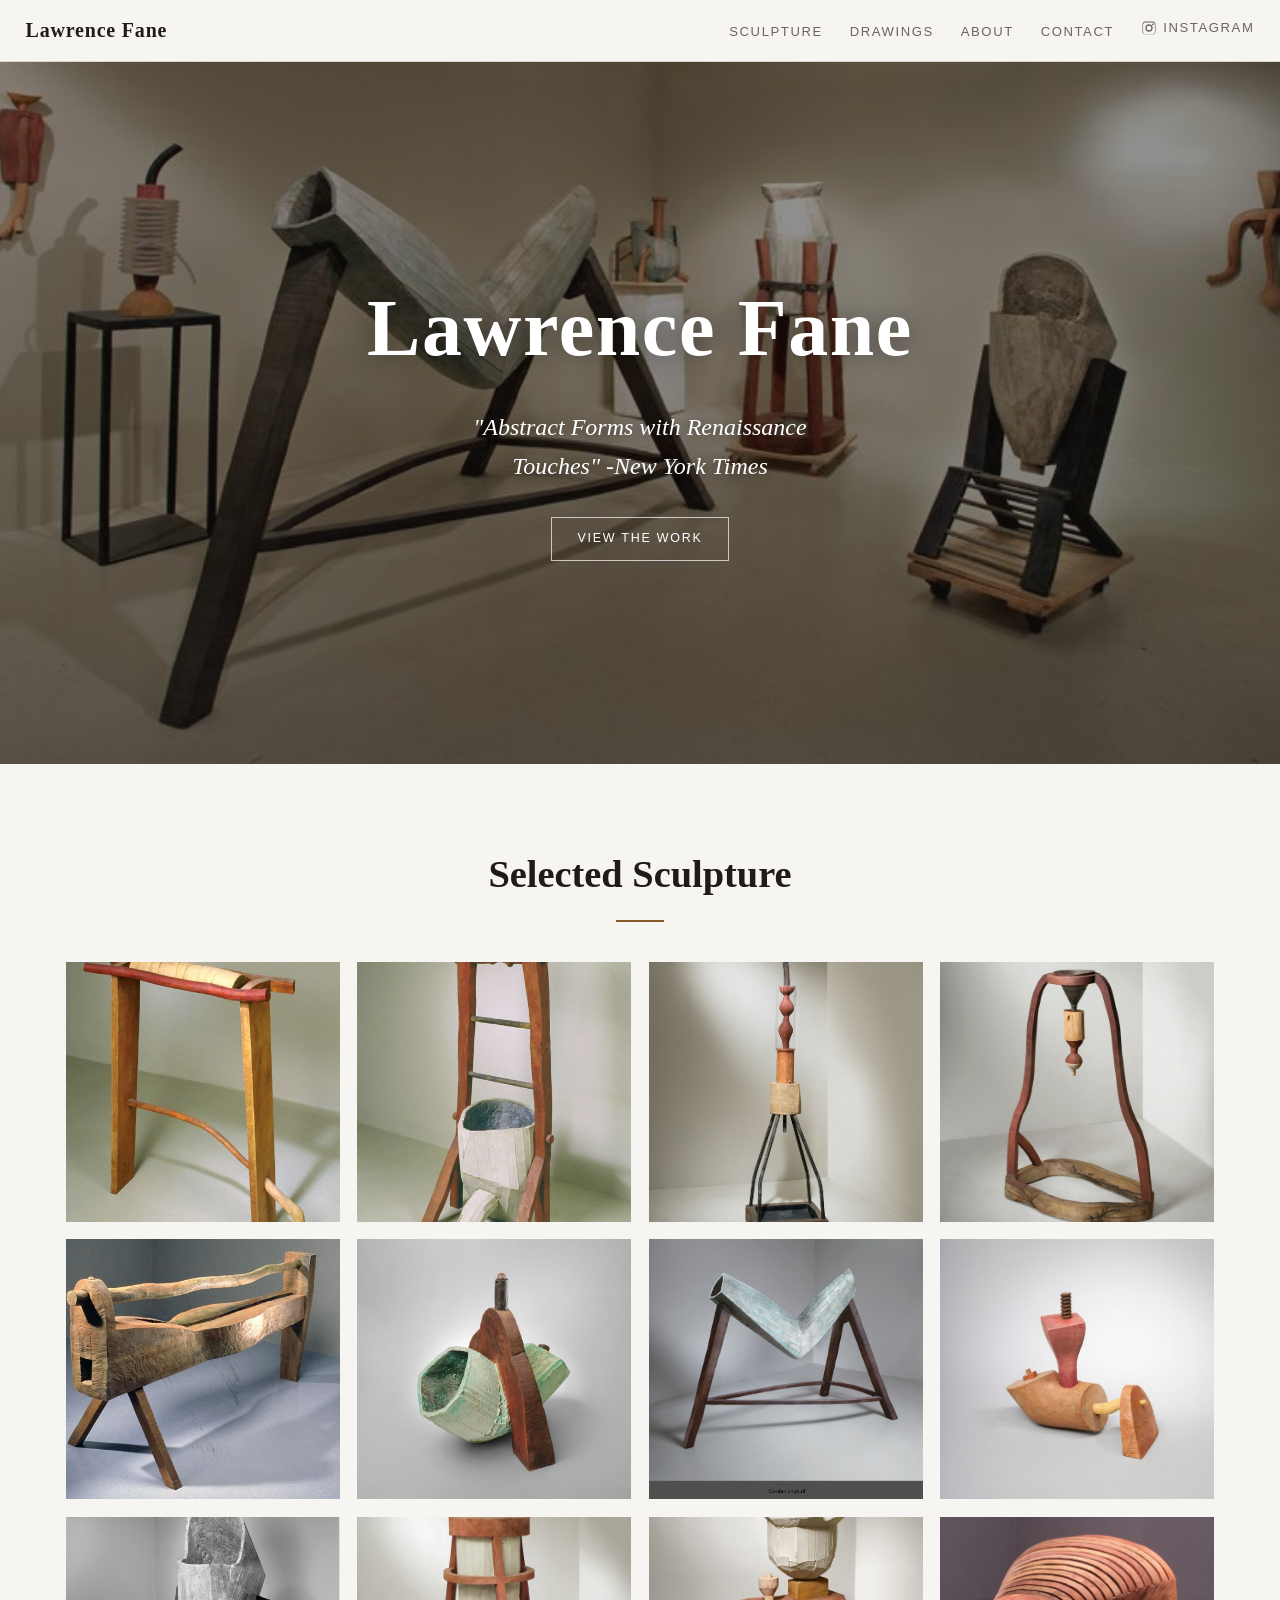
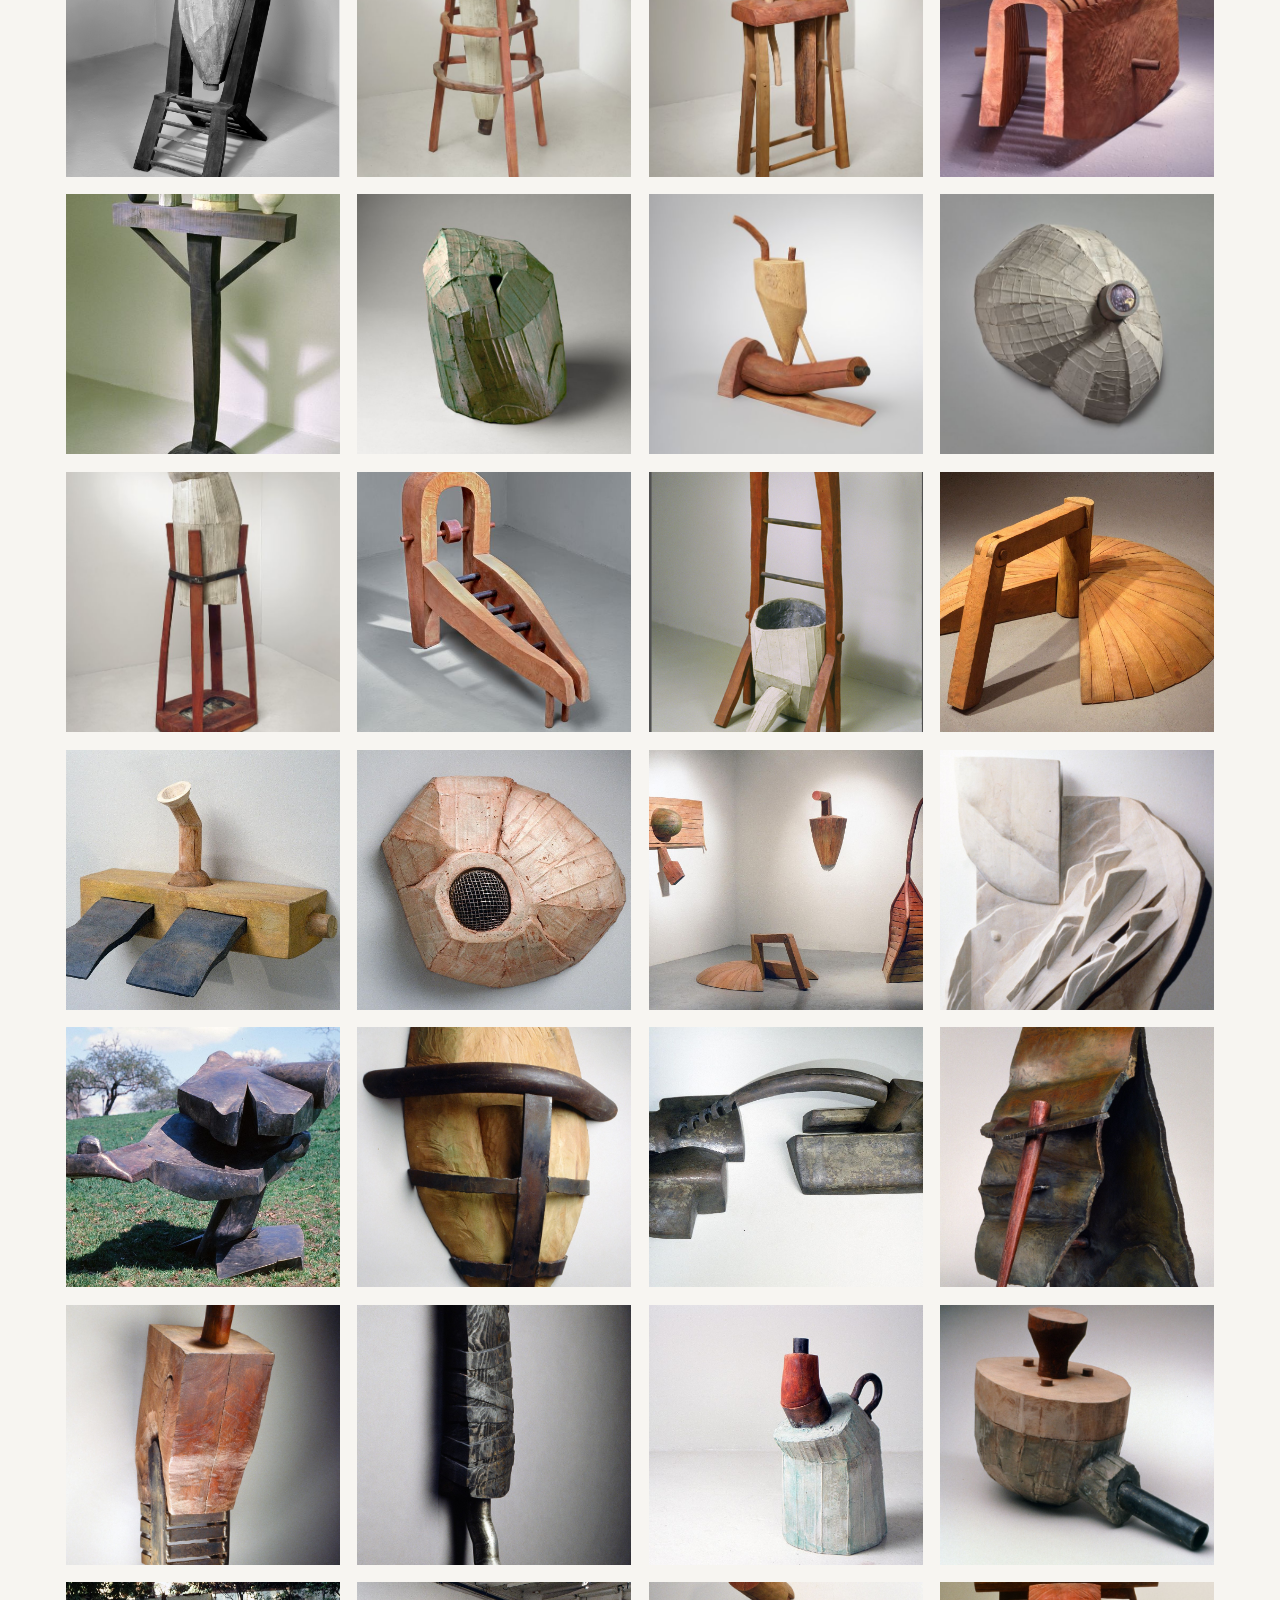
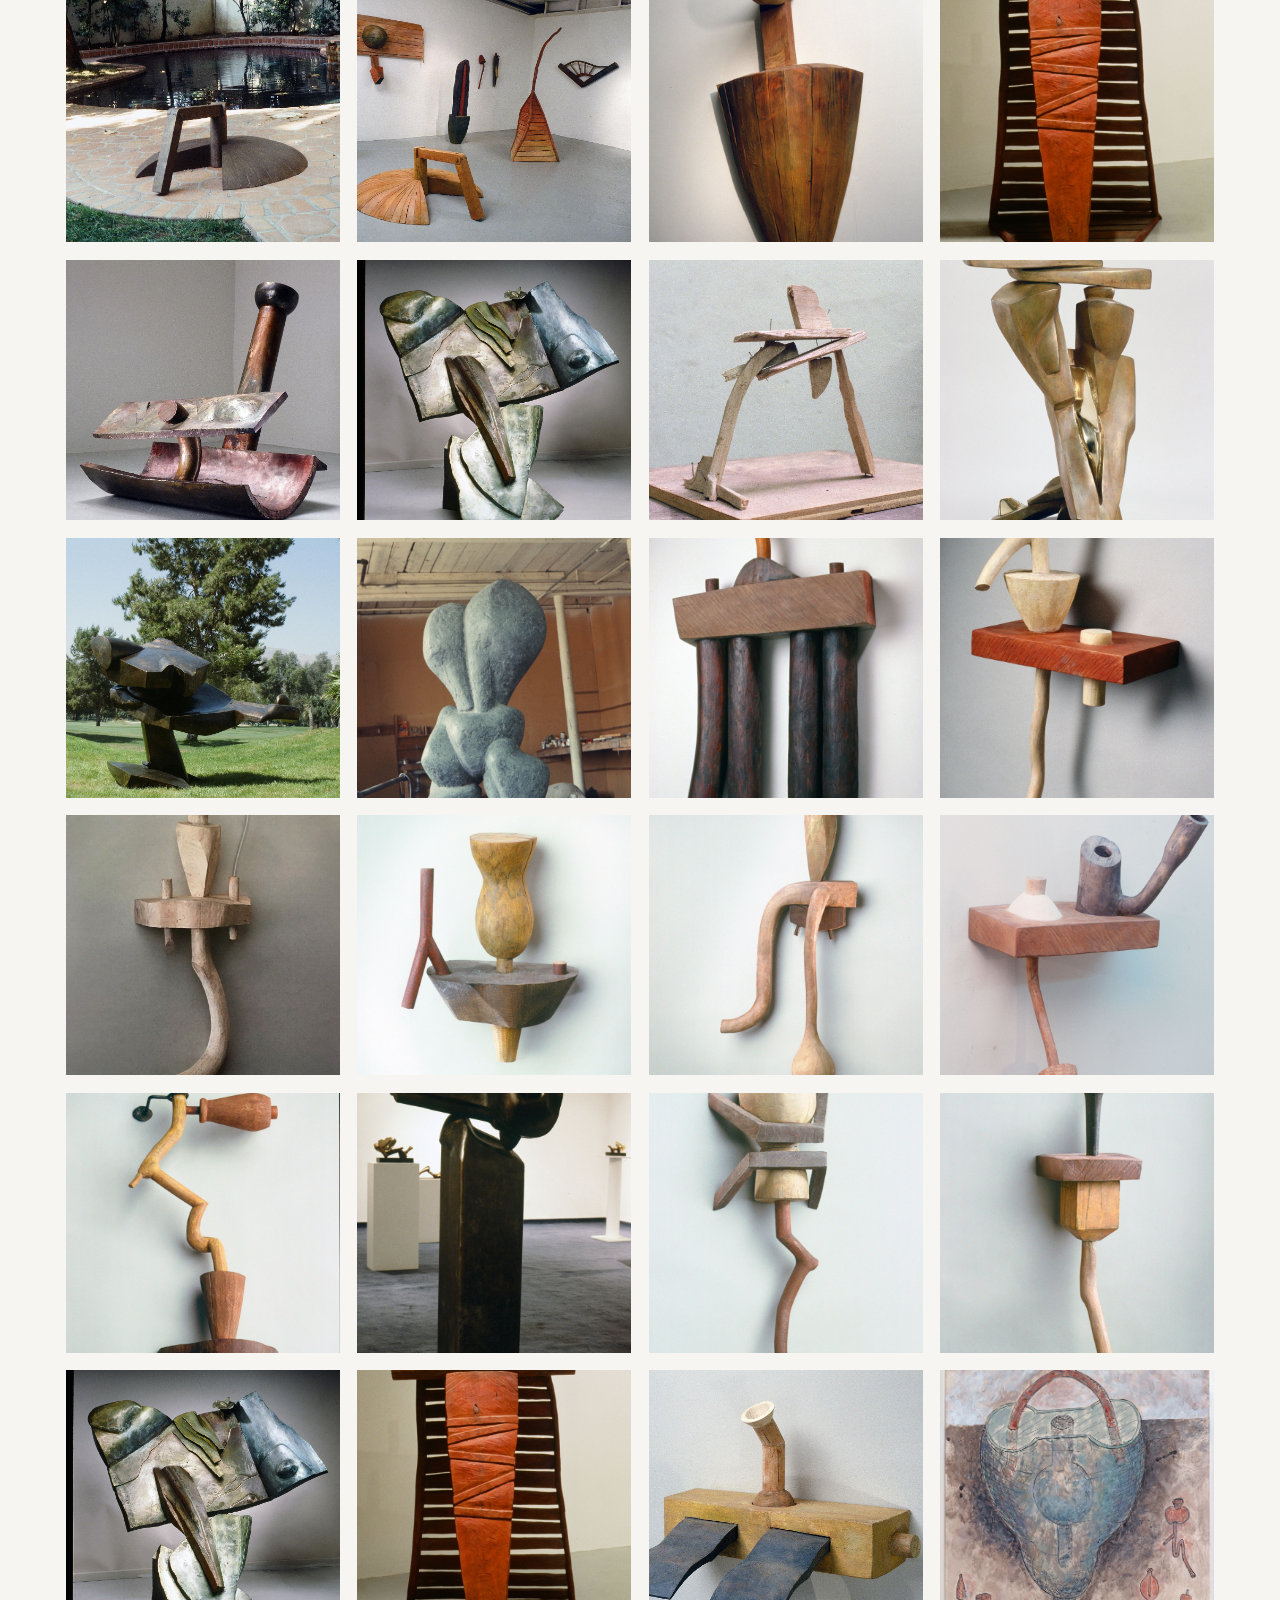
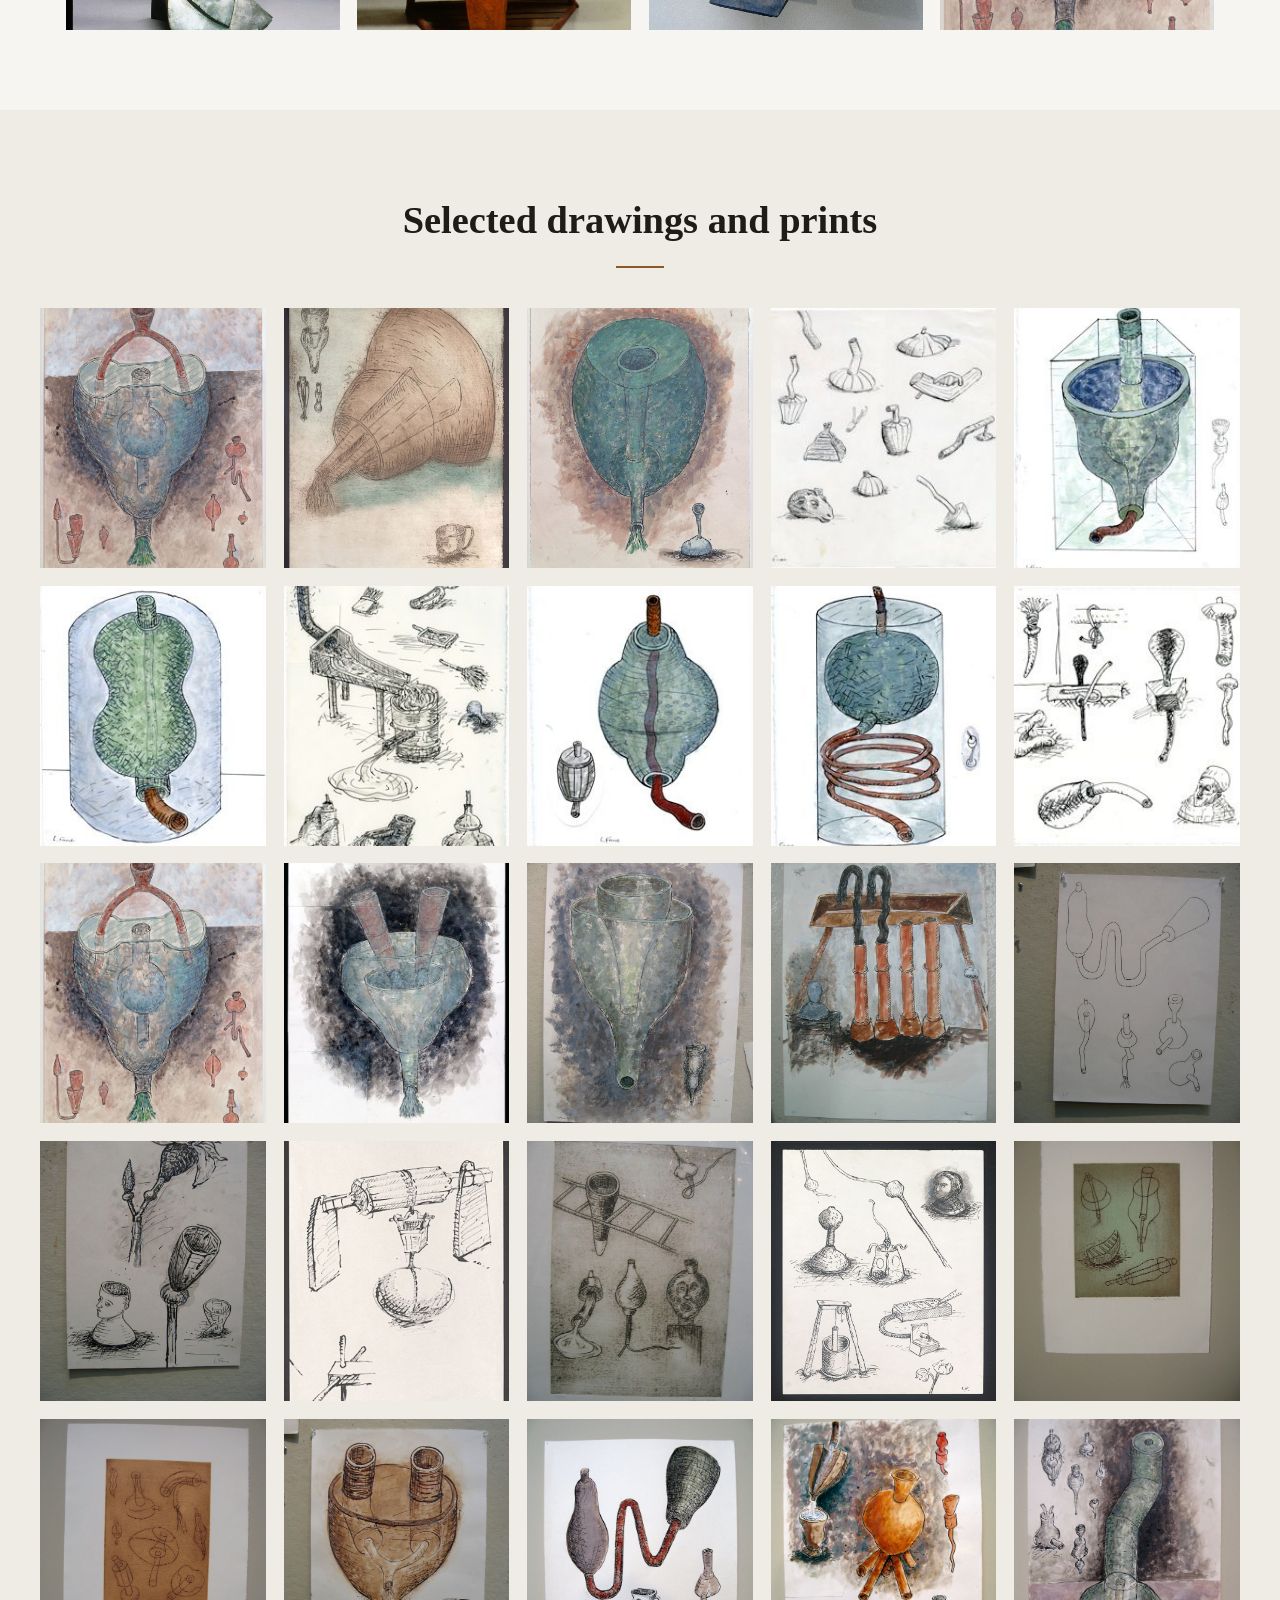
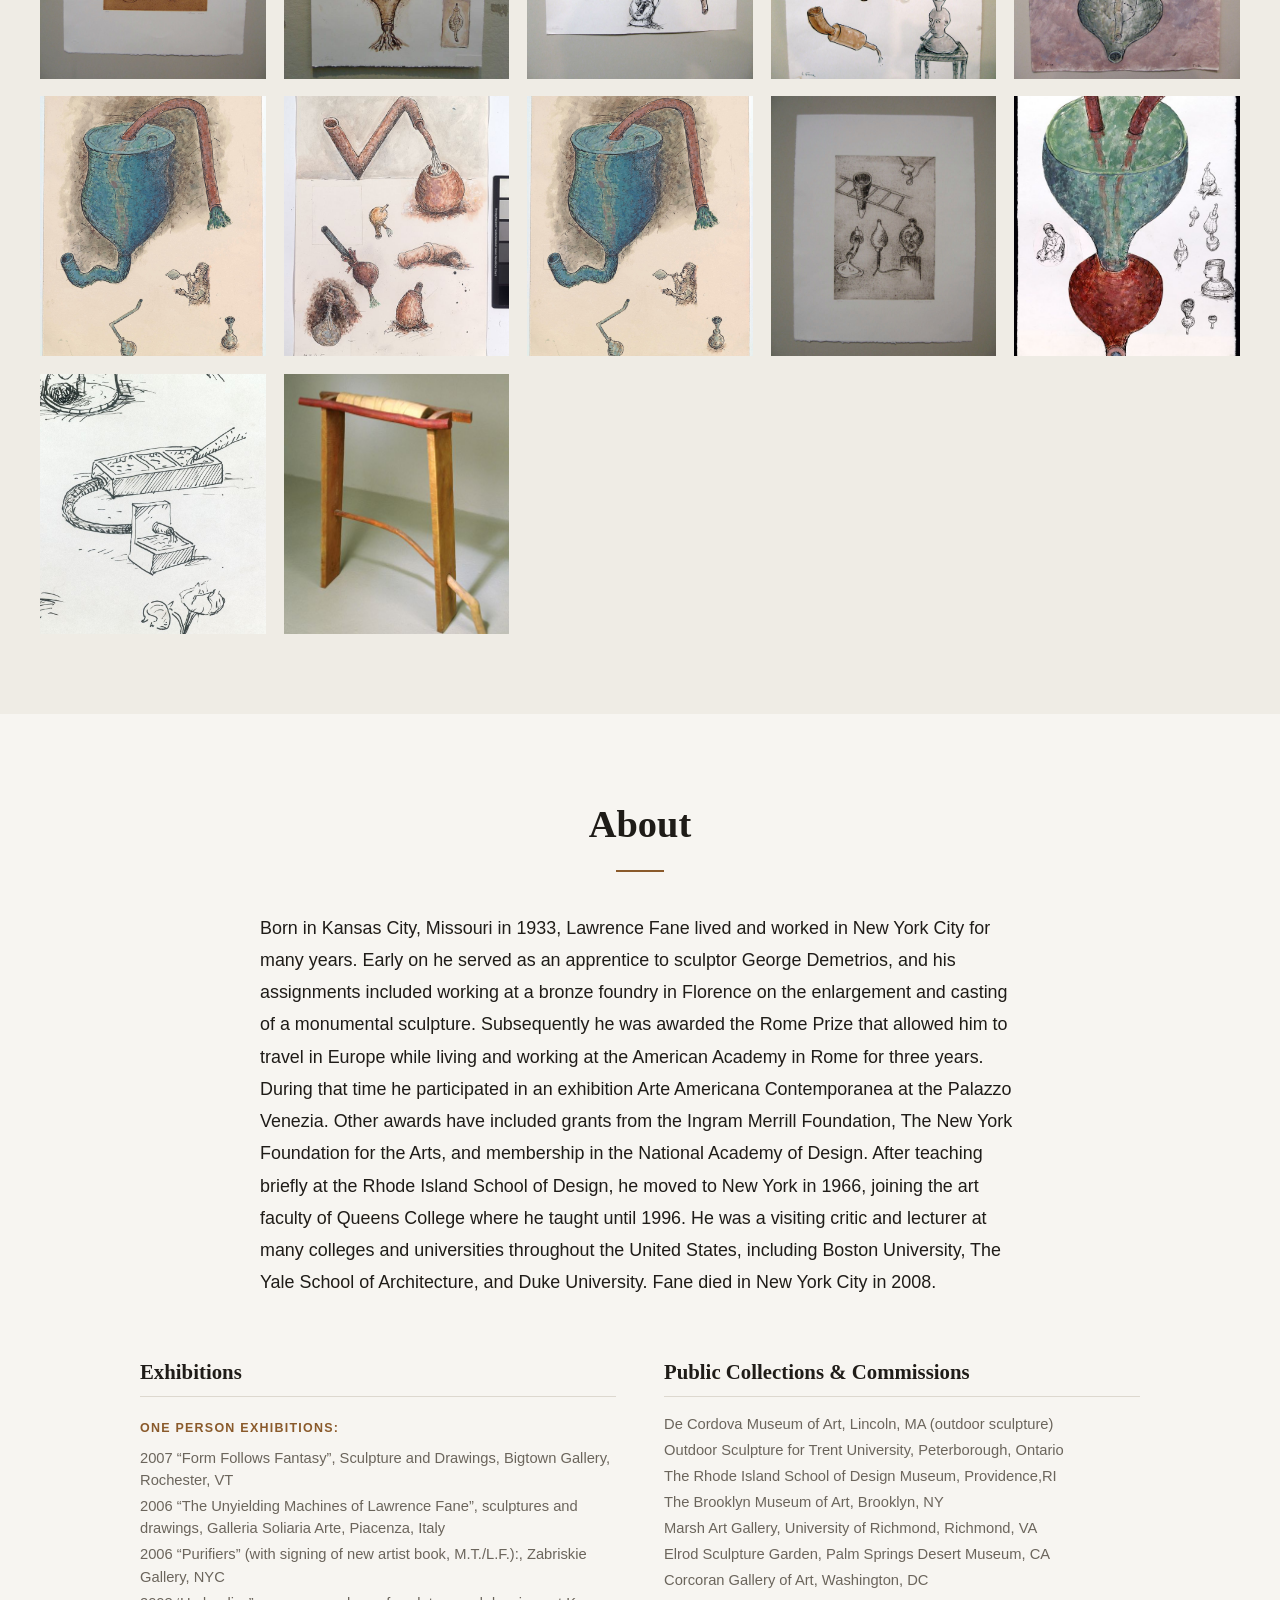
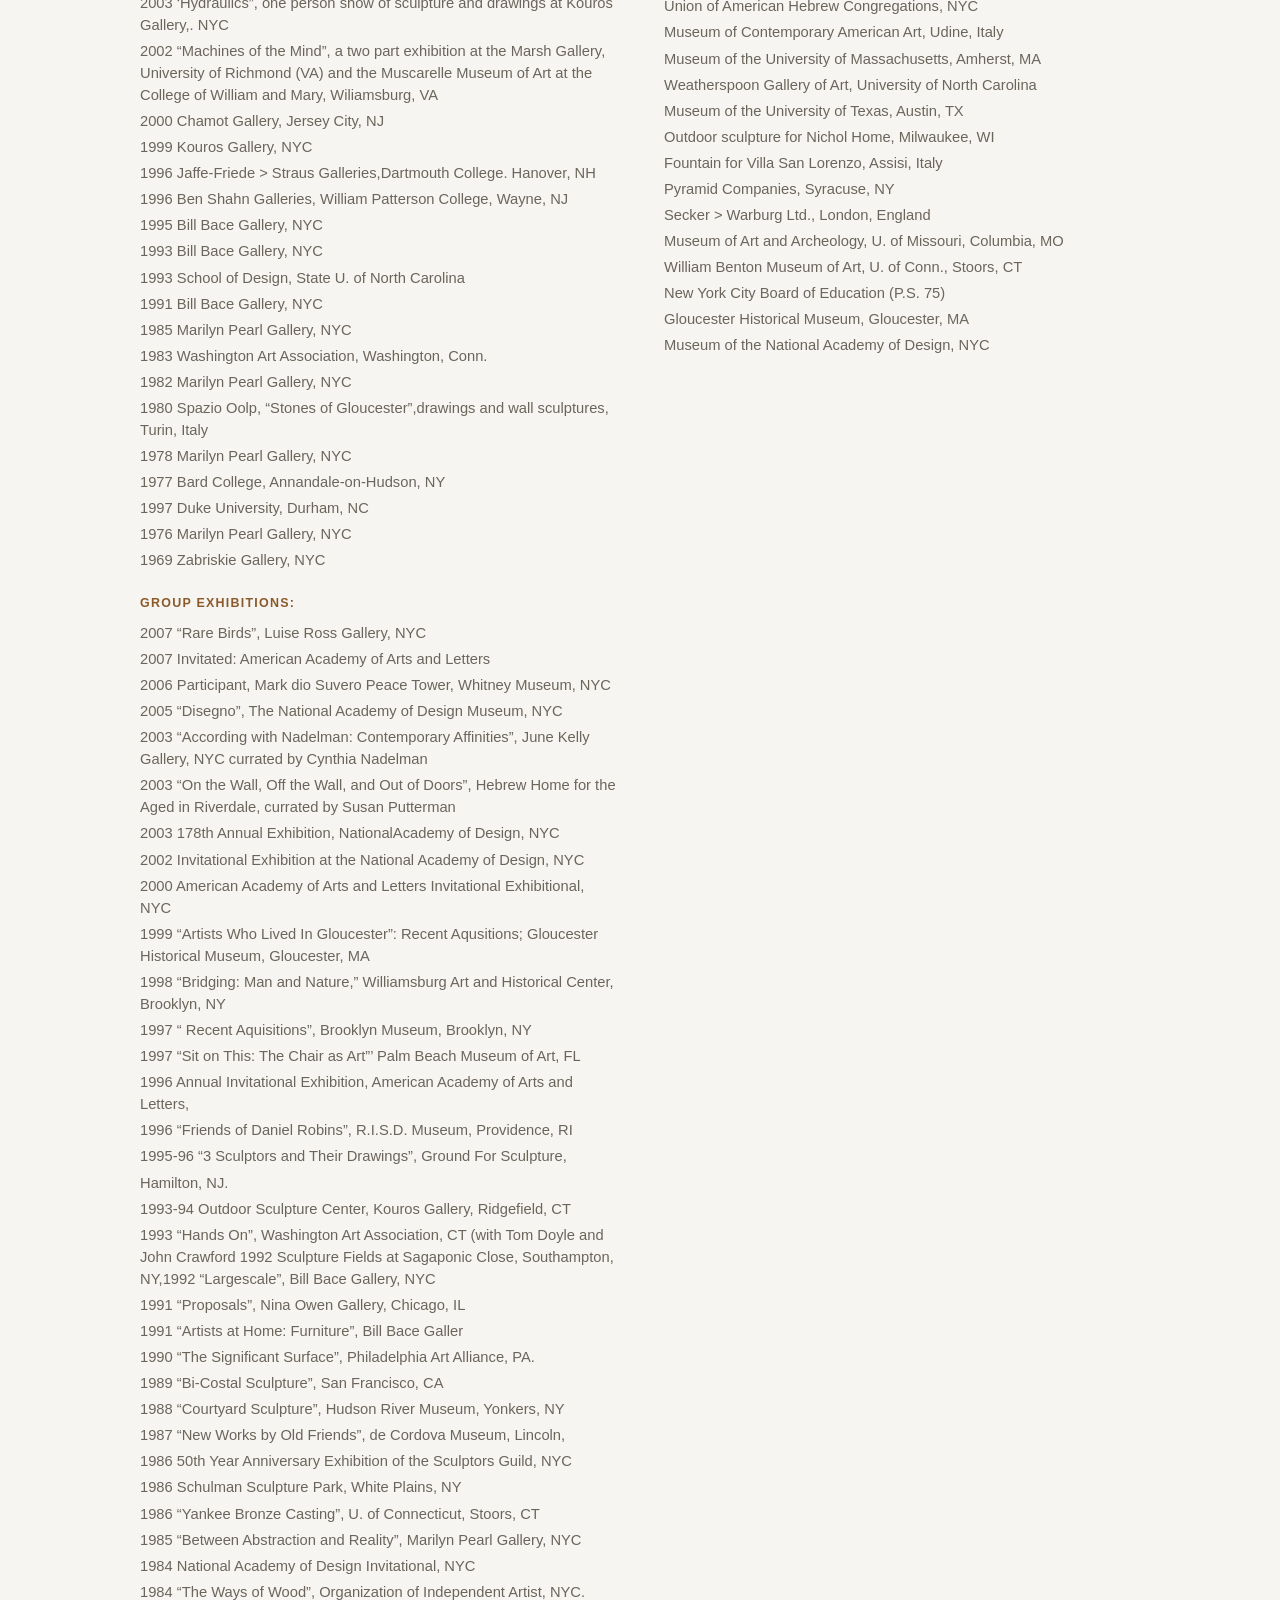
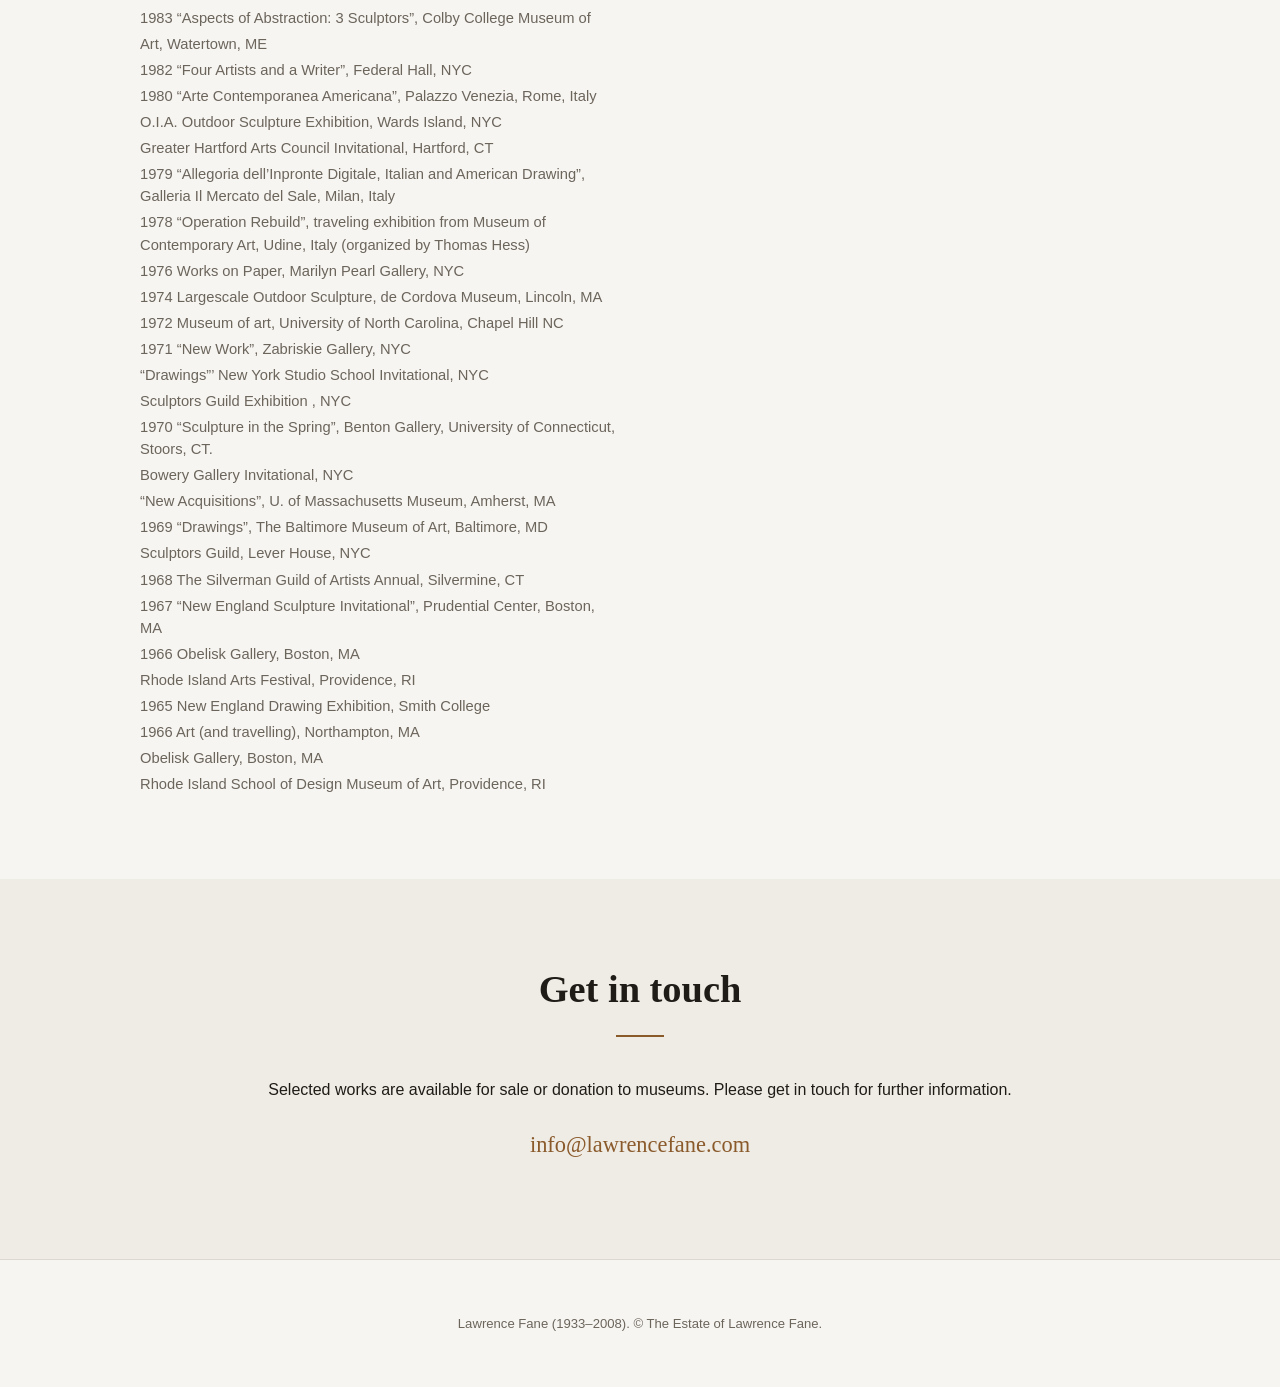
<file: docs/index.html>
<!DOCTYPE html>
<html lang="en">
<head>
  <meta charset="utf-8">
  <meta name="viewport" content="width=device-width, initial-scale=1">
  <title>Lawrence Fane — Sculptor</title>
  <meta name="description" content="The sculpture and drawings of Lawrence Fane (1933–2008).">
  <link rel="stylesheet" href="styles.css?v=37699496">
</head>
<body>
  <header class="site-header">
    <a class="brand" href="#home">Lawrence Fane</a>
    <button class="nav-toggle" id="nav-toggle" type="button" aria-label="Open menu" aria-controls="nav" aria-expanded="false">
      <span class="nav-toggle-bar"></span>
      <span class="nav-toggle-bar"></span>
      <span class="nav-toggle-bar"></span>
    </button>
    <nav class="nav" id="nav">
      <a href="#sculpture">Sculpture</a>
      <a href="#drawings">Drawings</a>
      <a href="#about">About</a>
      <a href="#contact">Contact</a>
      <a class="nav-ig" href="https://www.instagram.com/lawrencefanestudio/" target="_blank" rel="noopener noreferrer" aria-label="Instagram — opens in a new tab">
        <svg viewBox="0 0 24 24" width="16" height="16" fill="currentColor" aria-hidden="true"><path d="M12 2.16c3.2 0 3.58.01 4.85.07 1.17.05 1.8.25 2.23.41.56.22.96.48 1.38.9.42.42.68.82.9 1.38.16.42.36 1.06.41 2.23.06 1.27.07 1.65.07 4.85s-.01 3.58-.07 4.85c-.05 1.17-.25 1.81-.41 2.23-.22.56-.48.96-.9 1.38-.42.42-.82.68-1.38.9-.42.16-1.06.36-2.23.41-1.27.06-1.65.07-4.85.07s-3.58-.01-4.85-.07c-1.17-.05-1.81-.25-2.23-.41a3.7 3.7 0 0 1-1.38-.9 3.7 3.7 0 0 1-.9-1.38c-.16-.42-.36-1.06-.41-2.23-.06-1.27-.07-1.65-.07-4.85s.01-3.58.07-4.85c.05-1.17.25-1.81.41-2.23.22-.56.48-.96.9-1.38.42-.42.82-.68 1.38-.9.42-.16 1.06-.36 2.23-.41C8.42 2.17 8.8 2.16 12 2.16Zm0 1.62c-3.15 0-3.5.01-4.74.07-.97.04-1.5.21-1.85.34-.46.18-.8.4-1.15.74-.34.35-.56.69-.74 1.15-.13.35-.3.88-.34 1.85-.06 1.24-.07 1.59-.07 4.74s.01 3.5.07 4.74c.04.97.21 1.5.34 1.85.18.46.4.8.74 1.15.35.34.69.56 1.15.74.35.13.88.3 1.85.34 1.24.06 1.59.07 4.74.07s3.5-.01 4.74-.07c.97-.04 1.5-.21 1.85-.34.46-.18.8-.4 1.15-.74.34-.35.56-.69.74-1.15.13-.35.3-.88.34-1.85.06-1.24.07-1.59.07-4.74s-.01-3.5-.07-4.74c-.04-.97-.21-1.5-.34-1.85a3.1 3.1 0 0 0-.74-1.15 3.1 3.1 0 0 0-1.15-.74c-.35-.13-.88-.3-1.85-.34-1.24-.06-1.59-.07-4.74-.07Zm0 2.76a5.46 5.46 0 1 1 0 10.92 5.46 5.46 0 0 1 0-10.92Zm0 9a3.54 3.54 0 1 0 0-7.08 3.54 3.54 0 0 0 0 7.08Zm6.95-9.22a1.28 1.28 0 1 1-2.55 0 1.28 1.28 0 0 1 2.55 0Z"/></svg>
        <span>Instagram</span>
      </a>
    </nav>
  </header>

  <section id="home" class="hero" style="background-image:linear-gradient(rgba(20,18,15,.45),rgba(20,18,15,.55)),url(images/1617497759-556563-studio-show-room-ny-2005.jpg)">
    <div class="hero-inner">
      <h1>Lawrence Fane</h1>
      <p class="tagline">&quot;Abstract Forms with Renaissance Touches&quot; -New York Times</p>
      <a class="cta" href="#sculpture">View the work</a>
    </div>
  </section>

  <main>
    <section id="sculpture" class="section">
      <div class="section-head">
        <h2>Selected Sculpture</h2>
      </div>
      <div class="grid">
      <figure class="tile">
        <img src="images/1763928161-629934-table.jpg" alt="Table" loading="lazy" data-caption="Table">
        <figcaption>Table</figcaption>
      </figure>
      <figure class="tile">
        <img src="images/1763928160-883738-source.jpg" alt="Source" loading="lazy" data-caption="Source">
        <figcaption>Source</figcaption>
      </figure>
      <figure class="tile">
        <img src="images/1763928160-32055-vent-v1.jpg" alt="Vent" loading="lazy" data-caption="Vent">
        <figcaption>Vent</figcaption>
      </figure>
      <figure class="tile">
        <img src="images/1763928160-30028-separator-v1.jpg" alt="Separator" loading="lazy" data-caption="Separator">
        <figcaption>Separator</figcaption>
      </figure>
      <figure class="tile">
        <img src="images/1763928160-441461-taccolasdream.jpg" alt="Taccola&#x27;sDream" loading="lazy" data-caption="Taccola&#x27;sDream">
        <figcaption>Taccola&#x27;sDream</figcaption>
      </figure>
      <figure class="tile">
        <img src="images/1763928160-613163-taccolas-work-v1.jpg" alt="Taccola&#x27;s Work" loading="lazy" data-caption="Taccola&#x27;s Work">
        <figcaption>Taccola&#x27;s Work</figcaption>
      </figure>
      <figure class="tile">
        <img src="images/1763928160-895990-screen-shot-2011-09-23-at-12531-pm.png" alt="Sculpture by Lawrence Fane" loading="lazy">
        
      </figure>
      <figure class="tile">
        <img src="images/1763928160-430524-receiver-1-sml.jpg" alt="Receiver #" loading="lazy" data-caption="Receiver #">
        <figcaption>Receiver #</figcaption>
      </figure>
      <figure class="tile">
        <img src="images/1763928159-835185-screen-shot-2011-09-23-at-12918-pm.png" alt="Sculpture by Lawrence Fane" loading="lazy">
        
      </figure>
      <figure class="tile">
        <img src="images/1763928159-785163-regulator-v1.jpg" alt="Regulator" loading="lazy" data-caption="Regulator">
        <figcaption>Regulator</figcaption>
      </figure>
      <figure class="tile">
        <img src="images/1763928159-564957-collector-v1.jpg" alt="Collector" loading="lazy" data-caption="Collector">
        <figcaption>Collector</figcaption>
      </figure>
      <figure class="tile">
        <img src="images/1763928159-874010-mantel.jpg" alt="Mantel" loading="lazy" data-caption="Mantel">
        <figcaption>Mantel</figcaption>
      </figure>
      <figure class="tile">
        <img src="images/1763928159-189465-colmar.jpg" alt="Colmar" loading="lazy" data-caption="Colmar">
        <figcaption>Colmar</figcaption>
      </figure>
      <figure class="tile">
        <img src="images/1763928159-830282-mount.jpg" alt="Mount" loading="lazy" data-caption="Mount">
        <figcaption>Mount</figcaption>
      </figure>
      <figure class="tile">
        <img src="images/1763928159-213570-receiver-2-sml.jpg" alt="Receiver #" loading="lazy" data-caption="Receiver #">
        <figcaption>Receiver #</figcaption>
      </figure>
      <figure class="tile">
        <img src="images/1763928159-467506-mitre-lr-rgb.jpg" alt="Mitre" loading="lazy" data-caption="Mitre">
        <figcaption>Mitre</figcaption>
      </figure>
      <figure class="tile">
        <img src="images/1763928159-469644-reservoir-v1.jpg" alt="Reservoir" loading="lazy" data-caption="Reservoir">
        <figcaption>Reservoir</figcaption>
      </figure>
      <figure class="tile">
        <img src="images/1763928159-950622-roller.jpg" alt="Roller" loading="lazy" data-caption="Roller">
        <figcaption>Roller</figcaption>
      </figure>
      <figure class="tile">
        <img src="images/1763928159-880736-screen-shot-2011-09-23-at-12613-pm.png" alt="Sculpture by Lawrence Fane" loading="lazy">
        
      </figure>
      <figure class="tile">
        <img src="images/1763928158-630962-center1.jpg" alt="Center" loading="lazy" data-caption="Center">
        <figcaption>Center</figcaption>
      </figure>
      <figure class="tile">
        <img src="images/1617496766-277545-0048.jpg" alt="Sculpture by Lawrence Fane" loading="lazy">
        
      </figure>
      <figure class="tile">
        <img src="images/1617496760-497638-0047.jpg" alt="Sculpture by Lawrence Fane" loading="lazy">
        
      </figure>
      <figure class="tile">
        <img src="images/1617496759-25481-0046.jpg" alt="Sculpture by Lawrence Fane" loading="lazy">
        
      </figure>
      <figure class="tile">
        <img src="images/1617496747-462883-0045.jpg" alt="Sculpture by Lawrence Fane" loading="lazy">
        
      </figure>
      <figure class="tile">
        <img src="images/1617496746-257160-0036.jpg" alt="Sculpture by Lawrence Fane" loading="lazy">
        
      </figure>
      <figure class="tile">
        <img src="images/1617496744-702346-0044.jpg" alt="Sculpture by Lawrence Fane" loading="lazy">
        
      </figure>
      <figure class="tile">
        <img src="images/1617496743-558216-0037.jpg" alt="Sculpture by Lawrence Fane" loading="lazy">
        
      </figure>
      <figure class="tile">
        <img src="images/1617496737-217087-0029.jpg" alt="Sculpture by Lawrence Fane" loading="lazy">
        
      </figure>
      <figure class="tile">
        <img src="images/1617496731-237184-0026.jpg" alt="Sculpture by Lawrence Fane" loading="lazy">
        
      </figure>
      <figure class="tile">
        <img src="images/1650937598-84782.jpg" alt="Sculpture by Lawrence Fane" loading="lazy">
        
      </figure>
      <figure class="tile">
        <img src="images/1617496728-77476-0025.jpg" alt="Sculpture by Lawrence Fane" loading="lazy">
        
      </figure>
      <figure class="tile">
        <img src="images/1617496723-651487-0024.jpg" alt="Sculpture by Lawrence Fane" loading="lazy">
        
      </figure>
      <figure class="tile">
        <img src="images/1617496717-729849-0019.jpg" alt="Sculpture by Lawrence Fane" loading="lazy">
        
      </figure>
      <figure class="tile">
        <img src="images/1617496715-137676-0020.jpg" alt="Sculpture by Lawrence Fane" loading="lazy">
        
      </figure>
      <figure class="tile">
        <img src="images/1617496704-731357-0017.jpg" alt="Sculpture by Lawrence Fane" loading="lazy">
        
      </figure>
      <figure class="tile">
        <img src="images/1617496700-761127-0018.jpg" alt="Sculpture by Lawrence Fane" loading="lazy">
        
      </figure>
      <figure class="tile">
        <img src="images/1617496701-495549-0016.jpg" alt="Sculpture by Lawrence Fane" loading="lazy">
        
      </figure>
      <figure class="tile">
        <img src="images/1617496694-754758-0015.jpg" alt="Sculpture by Lawrence Fane" loading="lazy">
        
      </figure>
      <figure class="tile">
        <img src="images/1617496690-563690-0013.jpg" alt="Sculpture by Lawrence Fane" loading="lazy">
        
      </figure>
      <figure class="tile">
        <img src="images/1617496685-787708-0012.jpg" alt="Sculpture by Lawrence Fane" loading="lazy">
        
      </figure>
      <figure class="tile">
        <img src="images/1617496684-197100-0014.jpg" alt="Sculpture by Lawrence Fane" loading="lazy">
        
      </figure>
      <figure class="tile">
        <img src="images/1617496673-824814-0009.jpg" alt="Sculpture by Lawrence Fane" loading="lazy">
        
      </figure>
      <figure class="tile">
        <img src="images/1617496673-502485-0010.jpg" alt="Sculpture by Lawrence Fane" loading="lazy">
        
      </figure>
      <figure class="tile">
        <img src="images/1617496672-359603-0008.jpg" alt="Sculpture by Lawrence Fane" loading="lazy">
        
      </figure>
      <figure class="tile">
        <img src="images/1617579651-848575-purifier-13.jpg" alt="Purifier" loading="lazy" data-caption="Purifier">
        <figcaption>Purifier</figcaption>
      </figure>
      <figure class="tile">
        <img src="images/1617496665-624727-0006.jpg" alt="Sculpture by Lawrence Fane" loading="lazy">
        
      </figure>
      <figure class="tile">
        <img src="images/1617496664-937687-0005.jpg" alt="Sculpture by Lawrence Fane" loading="lazy">
        
      </figure>
      <figure class="tile">
        <img src="images/1617496662-808093-0007.jpg" alt="Sculpture by Lawrence Fane" loading="lazy">
        
      </figure>
      <figure class="tile">
        <img src="images/1617496652-822922-0004.jpg" alt="Sculpture by Lawrence Fane" loading="lazy">
        
      </figure>
      <figure class="tile">
        <img src="images/1617496654-746639-0003.jpg" alt="Sculpture by Lawrence Fane" loading="lazy">
        
      </figure>
      <figure class="tile">
        <img src="images/1617496652-391137-0001.jpg" alt="Sculpture by Lawrence Fane" loading="lazy">
        
      </figure>
      <figure class="tile">
        <img src="images/1617496652-200580-0002.jpg" alt="Sculpture by Lawrence Fane" loading="lazy">
        
      </figure>
      <figure class="tile">
        <img src="images/1617431534-419358-0015.jpeg" alt="Sculpture by Lawrence Fane" loading="lazy">
        
      </figure>
      <figure class="tile">
        <img src="images/1617431524-292486-0018.jpeg" alt="Sculpture by Lawrence Fane" loading="lazy">
        
      </figure>
      <figure class="tile">
        <img src="images/1617431501-220868-0048.jpeg" alt="Sculpture by Lawrence Fane" loading="lazy">
        
      </figure>
      <figure class="tile">
        <img src="images/1617497004-342850-twin-pipe-vessel.jpg" alt="Sculpture by Lawrence Fane" loading="lazy">
        
      </figure>
      </div>
    </section>

    <section id="drawings" class="section alt">
      <div class="section-head">
        <h2>Selected drawings and prints</h2>
      </div>
      <div class="grid">
      <figure class="tile">
        <img src="images/1617497004-342850-twin-pipe-vessel.jpg" alt="Twin pipe vessel" loading="lazy" data-caption="Twin pipe vessel">
        <figcaption>Twin pipe vessel</figcaption>
      </figure>
      <figure class="tile">
        <img src="images/1617497004-101614-big-drawing.jpg" alt="Big drawing" loading="lazy" data-caption="Big drawing">
        <figcaption>Big drawing</figcaption>
      </figure>
      <figure class="tile">
        <img src="images/1617497004-805594-green-vessel.jpg" alt="Green vessel" loading="lazy" data-caption="Green vessel">
        <figcaption>Green vessel</figcaption>
      </figure>
      <figure class="tile">
        <img src="images/1617496986-470993-drawing4.jpeg" alt="Drawing" loading="lazy" data-caption="Drawing">
        <figcaption>Drawing</figcaption>
      </figure>
      <figure class="tile">
        <img src="images/1617496987-791468-drawing8.jpeg" alt="Drawing" loading="lazy" data-caption="Drawing">
        <figcaption>Drawing</figcaption>
      </figure>
      <figure class="tile">
        <img src="images/1617496987-345144-drawing7.jpeg" alt="Drawing" loading="lazy" data-caption="Drawing">
        <figcaption>Drawing</figcaption>
      </figure>
      <figure class="tile">
        <img src="images/1617496986-7291-drawing2.jpeg" alt="Drawing" loading="lazy" data-caption="Drawing">
        <figcaption>Drawing</figcaption>
      </figure>
      <figure class="tile">
        <img src="images/1617496986-90896-drawing9.jpeg" alt="Drawing" loading="lazy" data-caption="Drawing">
        <figcaption>Drawing</figcaption>
      </figure>
      <figure class="tile">
        <img src="images/1617496986-637010-drawing6.jpeg" alt="Drawing" loading="lazy" data-caption="Drawing">
        <figcaption>Drawing</figcaption>
      </figure>
      <figure class="tile">
        <img src="images/1617496986-106741-drawing5.jpeg" alt="Drawing" loading="lazy" data-caption="Drawing">
        <figcaption>Drawing</figcaption>
      </figure>
      <figure class="tile">
        <img src="images/1617432535-243259-twin-pipe-vessel-green-liquid-lr.jpg" alt="Twin pipe vessel green liquid" loading="lazy" data-caption="Twin pipe vessel green liquid">
        <figcaption>Twin pipe vessel green liquid</figcaption>
      </figure>
      <figure class="tile">
        <img src="images/1617432534-751014-green-funnel-drawing-lr.jpg" alt="Green Funnel drawing" loading="lazy" data-caption="Green Funnel drawing">
        <figcaption>Green Funnel drawing</figcaption>
      </figure>
      <figure class="tile">
        <img src="images/1617432534-718384-img-0781.jpg" alt="Sculpture by Lawrence Fane" loading="lazy">
        
      </figure>
      <figure class="tile">
        <img src="images/1617432534-291505-img-0748.jpg" alt="Sculpture by Lawrence Fane" loading="lazy">
        
      </figure>
      <figure class="tile">
        <img src="images/1617432534-274188-img-0785.jpg" alt="Sculpture by Lawrence Fane" loading="lazy">
        
      </figure>
      <figure class="tile">
        <img src="images/1617432534-540071-img-0786.jpg" alt="Sculpture by Lawrence Fane" loading="lazy">
        
      </figure>
      <figure class="tile">
        <img src="images/1617432534-458597-roller-hoist-drawing-ovrvw-lr-1.jpg" alt="Roller Hoist Drawing lr" loading="lazy" data-caption="Roller Hoist Drawing lr">
        <figcaption>Roller Hoist Drawing lr</figcaption>
      </figure>
      <figure class="tile">
        <img src="images/1617432534-295152-img-0798.jpg" alt="Sculpture by Lawrence Fane" loading="lazy">
        
      </figure>
      <figure class="tile">
        <img src="images/1617432534-790431-larry-fane-mltpl-drwing-lr.jpg" alt="Larry Fane Mltpl Drwing" loading="lazy" data-caption="Larry Fane Mltpl Drwing">
        <figcaption>Larry Fane Mltpl Drwing</figcaption>
      </figure>
      <figure class="tile">
        <img src="images/1617432533-371098-img-0624.jpg" alt="Sculpture by Lawrence Fane" loading="lazy">
        
      </figure>
      <figure class="tile">
        <img src="images/1617432533-183566-img-0629.jpg" alt="Sculpture by Lawrence Fane" loading="lazy">
        
      </figure>
      <figure class="tile">
        <img src="images/1617432533-145600-img-0779.jpg" alt="Sculpture by Lawrence Fane" loading="lazy">
        
      </figure>
      <figure class="tile">
        <img src="images/1617432532-617784-img-0379.jpg" alt="Sculpture by Lawrence Fane" loading="lazy">
        
      </figure>
      <figure class="tile">
        <img src="images/1617432532-507861-img-0378.jpg" alt="Sculpture by Lawrence Fane" loading="lazy">
        
      </figure>
      <figure class="tile">
        <img src="images/1617432532-487041-img-0385.jpg" alt="Sculpture by Lawrence Fane" loading="lazy">
        
      </figure>
      <figure class="tile">
        <img src="images/1617432532-105039-blue-vessel-blower.jpg" alt="Blue Vessel Blower" loading="lazy" data-caption="Blue Vessel Blower">
        <figcaption>Blue Vessel Blower</figcaption>
      </figure>
      <figure class="tile">
        <img src="images/1617432532-255477-fane-drawing-v1.jpg" alt="Fane drawing" loading="lazy" data-caption="Fane drawing">
        <figcaption>Fane drawing</figcaption>
      </figure>
      <figure class="tile">
        <img src="images/1617432532-928781-blue-vessel-blower1.jpg" alt="Blue Vessel Blower(1)" loading="lazy" data-caption="Blue Vessel Blower(1)">
        <figcaption>Blue Vessel Blower(1)</figcaption>
      </figure>
      <figure class="tile">
        <img src="images/1617432533-398916-img-0617.jpg" alt="Sculpture by Lawrence Fane" loading="lazy">
        
      </figure>
      <figure class="tile">
        <img src="images/1617432531-172979-green-brown-drains-lr.jpg" alt="Green _ Brown Drains" loading="lazy" data-caption="Green _ Brown Drains">
        <figcaption>Green _ Brown Drains</figcaption>
      </figure>
      <figure class="tile">
        <img src="images/1617432532-495851-drain-hose-cu-lr.jpg" alt="Drain Hose" loading="lazy" data-caption="Drain Hose">
        <figcaption>Drain Hose</figcaption>
      </figure>
      <figure class="tile">
        <img src="images/1763928161-629934-table.jpg" alt="Sculpture by Lawrence Fane" loading="lazy">
        
      </figure>
      </div>
    </section>

    <section id="about" class="section">
      <div class="section-head">
        <h2>About</h2>
      </div>
      <div class="prose">
        <p class="bio">Born in Kansas City, Missouri in 1933, Lawrence Fane lived and worked in New York City for many years. Early on he served as an apprentice to sculptor George Demetrios, and his assignments included working at a bronze foundry in Florence on the enlargement and casting of a monumental sculpture. Subsequently he was awarded the Rome Prize that allowed him to travel in Europe while living and working at the American Academy in Rome for three years. During that time he participated in an exhibition Arte Americana Contemporanea at the Palazzo Venezia. Other awards have included grants from the Ingram Merrill Foundation, The New York Foundation for the Arts, and membership in the National Academy of Design. After teaching briefly at the Rhode Island School of Design, he moved to New York in 1966, joining the art faculty of Queens College where he taught until 1996. He was a visiting critic and lecturer at many colleges and universities throughout the United States, including Boston University, The Yale School of Architecture, and Duke University. Fane died in New York City in 2008.</p>
      </div>
      <div class="columns">
        <div class="col">
          <h3 class="col-title">Exhibitions</h3>
      <h3 class="subhead">One Person Exhibitions:</h3>
      <p class="entry">2007    “Form Follows Fantasy”, Sculpture and Drawings, Bigtown Gallery, Rochester, VT</p>
      <p class="entry">2006    “The Unyielding Machines of Lawrence Fane”, sculptures and drawings, Galleria Soliaria Arte, Piacenza, Italy</p>
      <p class="entry">2006     “Purifiers” (with signing of new artist book, M.T./L.F.):, Zabriskie Gallery, NYC</p>
      <p class="entry">2003    ‘Hydraulics”, one person show of sculpture and drawings at  Kouros                              Gallery,. NYC</p>
      <p class="entry">2002    “Machines of the Mind”, a two part exhibition at the Marsh Gallery, University of Richmond (VA) and the Muscarelle Museum of Art at the College of William and Mary, Wiliamsburg, VA</p>
      <p class="entry">2000    Chamot Gallery, Jersey City, NJ</p>
      <p class="entry">1999    Kouros Gallery, NYC</p>
      <p class="entry">1996    Jaffe-Friede &gt; Straus Galleries,Dartmouth College. Hanover, NH</p>
      <p class="entry">1996    Ben Shahn Galleries, William Patterson College, Wayne, NJ</p>
      <p class="entry">1995    Bill Bace Gallery, NYC</p>
      <p class="entry">1993    Bill Bace Gallery, NYC</p>
      <p class="entry">1993    School of Design, State U. of North Carolina</p>
      <p class="entry">1991    Bill Bace Gallery, NYC</p>
      <p class="entry">1985    Marilyn Pearl Gallery, NYC</p>
      <p class="entry">1983    Washington Art Association, Washington, Conn.</p>
      <p class="entry">1982    Marilyn Pearl Gallery, NYC</p>
      <p class="entry">1980    Spazio Oolp, “Stones of Gloucester”,drawings and wall sculptures, Turin, Italy</p>
      <p class="entry">1978    Marilyn Pearl Gallery, NYC</p>
      <p class="entry">1977    Bard College, Annandale-on-Hudson, NY</p>
      <p class="entry">1997    Duke University, Durham, NC</p>
      <p class="entry">1976    Marilyn Pearl Gallery, NYC</p>
      <p class="entry">1969    Zabriskie Gallery, NYC</p>
      <h3 class="subhead">Group Exhibitions:</h3>
      <p class="entry">2007    “Rare Birds”, Luise Ross Gallery, NYC</p>
      <p class="entry">2007    Invitated: American Academy of Arts and Letters</p>
      <p class="entry">2006    Participant, Mark dio Suvero Peace Tower, Whitney Museum, NYC</p>
      <p class="entry">2005    “Disegno”, The National Academy of Design Museum, NYC</p>
      <p class="entry">2003    “According with Nadelman: Contemporary Affinities”, June Kelly Gallery, NYC currated by Cynthia Nadelman</p>
      <p class="entry">2003    “On the Wall, Off the Wall, and Out of Doors”, Hebrew Home for the Aged in Riverdale, currated by Susan Putterman</p>
      <p class="entry">2003    178th Annual Exhibition, NationalAcademy of Design, NYC</p>
      <p class="entry">2002    Invitational Exhibition at the National Academy of Design, NYC</p>
      <p class="entry">2000    American Academy of Arts and Letters Invitational Exhibitional, NYC</p>
      <p class="entry">1999    “Artists Who Lived In Gloucester”: Recent Aqusitions; Gloucester Historical Museum, Gloucester, MA</p>
      <p class="entry">1998    “Bridging: Man and Nature,”  Williamsburg Art and Historical Center, Brooklyn, NY</p>
      <p class="entry">1997    “ Recent  Aquisitions”, Brooklyn Museum, Brooklyn, NY</p>
      <p class="entry">1997    “Sit on This: The Chair as Art”’ Palm Beach Museum of Art, FL</p>
      <p class="entry">1996    Annual Invitational Exhibition, American Academy of Arts and Letters,</p>
      <p class="entry">1996                          “Friends of Daniel Robins”, R.I.S.D. Museum, Providence, RI</p>
      <p class="entry">1995-96    “3 Sculptors and Their  Drawings”, Ground For Sculpture,</p>
      <p class="entry">Hamilton, NJ.</p>
      <p class="entry">1993-94    Outdoor Sculpture Center, Kouros Gallery, Ridgefield, CT</p>
      <p class="entry">1993    “Hands On”, Washington Art Association, CT (with Tom Doyle and         John Crawford 1992    Sculpture Fields at Sagaponic Close, Southampton, NY,1992    “Largescale”, Bill Bace Gallery, NYC</p>
      <p class="entry">1991    “Proposals”, Nina Owen Gallery, Chicago, IL</p>
      <p class="entry">1991    “Artists at Home: Furniture”, Bill Bace Galler</p>
      <p class="entry">1990    “The Significant Surface”, Philadelphia Art Alliance, PA.</p>
      <p class="entry">1989    “Bi-Costal Sculpture”, San Francisco, CA</p>
      <p class="entry">1988    “Courtyard Sculpture”, Hudson River Museum, Yonkers, NY</p>
      <p class="entry">1987    “New Works by Old Friends”, de Cordova Museum, Lincoln,</p>
      <p class="entry">1986                          50th Year Anniversary Exhibition of the Sculptors Guild, NYC</p>
      <p class="entry">1986    Schulman Sculpture Park, White Plains, NY</p>
      <p class="entry">1986    “Yankee Bronze Casting”, U. of Connecticut, Stoors, CT</p>
      <p class="entry">1985    “Between Abstraction  and Reality”, Marilyn Pearl Gallery, NYC</p>
      <p class="entry">1984                          National Academy of Design Invitational, NYC</p>
      <p class="entry">1984    “The Ways of Wood”, Organization of Independent Artist, NYC.</p>
      <p class="entry">1983    “Aspects of Abstraction: 3 Sculptors”, Colby College Museum of</p>
      <p class="entry">Art, Watertown, ME</p>
      <p class="entry">1982    “Four Artists and a Writer”, Federal Hall, NYC</p>
      <p class="entry">1980    “Arte Contemporanea Americana”, Palazzo Venezia, Rome, Italy</p>
      <p class="entry">O.I.A. Outdoor Sculpture Exhibition, Wards Island, NYC</p>
      <p class="entry">Greater Hartford Arts Council  Invitational, Hartford, CT</p>
      <p class="entry">1979    “Allegoria dell’Inpronte Digitale, Italian and American Drawing”, Galleria Il Mercato del Sale, Milan, Italy</p>
      <p class="entry">1978    “Operation Rebuild”, traveling exhibition from Museum of Contemporary Art, Udine, Italy (organized by Thomas Hess)</p>
      <p class="entry">1976    Works on Paper, Marilyn Pearl Gallery, NYC</p>
      <p class="entry">1974    Largescale Outdoor Sculpture, de Cordova Museum, Lincoln, MA</p>
      <p class="entry">1972    Museum of art, University of North Carolina, Chapel Hill NC</p>
      <p class="entry">1971    “New Work”, Zabriskie Gallery, NYC</p>
      <p class="entry">“Drawings”’ New York Studio School Invitational, NYC</p>
      <p class="entry">Sculptors Guild Exhibition , NYC</p>
      <p class="entry">1970    “Sculpture in the Spring”, Benton Gallery, University of Connecticut, Stoors, CT.</p>
      <p class="entry">Bowery Gallery Invitational, NYC</p>
      <p class="entry">“New Acquisitions”, U. of Massachusetts Museum, Amherst, MA</p>
      <p class="entry">1969    “Drawings”, The Baltimore Museum of Art, Baltimore, MD</p>
      <p class="entry">Sculptors Guild, Lever House, NYC</p>
      <p class="entry">1968    The Silverman Guild of Artists Annual, Silvermine, CT</p>
      <p class="entry">1967    “New England Sculpture Invitational”, Prudential Center, Boston, MA</p>
      <p class="entry">1966    Obelisk Gallery, Boston, MA</p>
      <p class="entry">Rhode Island Arts Festival, Providence, RI</p>
      <p class="entry">1965    New England Drawing Exhibition, Smith College</p>
      <p class="entry">1966                          Art  (and travelling), Northampton, MA</p>
      <p class="entry">Obelisk Gallery, Boston, MA</p>
      <p class="entry">Rhode Island School of Design Museum of Art, Providence, RI</p>
        </div>
        <div class="col">
          <h3 class="col-title">Public Collections &amp; Commissions</h3>
      <p class="entry">De Cordova Museum of Art, Lincoln, MA (outdoor sculpture)</p>
      <p class="entry">Outdoor Sculpture for Trent University, Peterborough, Ontario</p>
      <p class="entry">The Rhode Island School of Design Museum, Providence,RI</p>
      <p class="entry">The Brooklyn Museum of Art, Brooklyn, NY</p>
      <p class="entry">Marsh Art Gallery, University of Richmond, Richmond, VA</p>
      <p class="entry">Elrod Sculpture Garden, Palm Springs Desert Museum, CA</p>
      <p class="entry">Corcoran Gallery of Art, Washington, DC</p>
      <p class="entry">Union of American Hebrew Congregations, NYC</p>
      <p class="entry">Museum of Contemporary American Art, Udine, Italy</p>
      <p class="entry">Museum of the University of Massachusetts, Amherst, MA</p>
      <p class="entry">Weatherspoon Gallery of Art, University of North Carolina</p>
      <p class="entry">Museum of the University of Texas, Austin, TX</p>
      <p class="entry">Outdoor sculpture for Nichol Home, Milwaukee, WI</p>
      <p class="entry">Fountain for Villa San Lorenzo, Assisi, Italy</p>
      <p class="entry">Pyramid Companies, Syracuse, NY</p>
      <p class="entry">Secker &gt; Warburg Ltd., London, England</p>
      <p class="entry">Museum of Art and Archeology, U. of Missouri, Columbia,  MO</p>
      <p class="entry">William Benton Museum of Art, U. of Conn., Stoors, CT</p>
      <p class="entry">New York City Board of Education (P.S. 75)</p>
      <p class="entry">Gloucester Historical Museum, Gloucester, MA</p>
      <p class="entry">Museum of the National Academy of Design, NYC</p>
        </div>
      </div>
    </section>

    <section id="contact" class="section alt">
      <div class="section-head">
        <h2>Get in touch</h2>
      </div>
      <div class="prose contact">
        <p>Selected works are available for sale or donation to museums. Please get in touch for further information.</p>
        <p class="email-link"><a href="mailto:info@lawrencefane.com">info@lawrencefane.com</a></p>
      </div>
    </section>
  </main>

  <footer class="site-footer">
    <p>Lawrence Fane (1933–2008). &copy; The Estate of Lawrence Fane.</p>
  </footer>

  <!-- Lightbox -->
  <div class="lightbox" id="lightbox" hidden>
    <button class="lb-close" aria-label="Close">&times;</button>
    <button class="lb-prev" aria-label="Previous">&#8249;</button>
    <img class="lb-img" id="lb-img" alt="">
    <button class="lb-next" aria-label="Next">&#8250;</button>
    <div class="lb-caption" id="lb-caption"></div>
  </div>

  <script src="app.js?v=3aaa0a9a"></script>
</body>
</html>
</file>
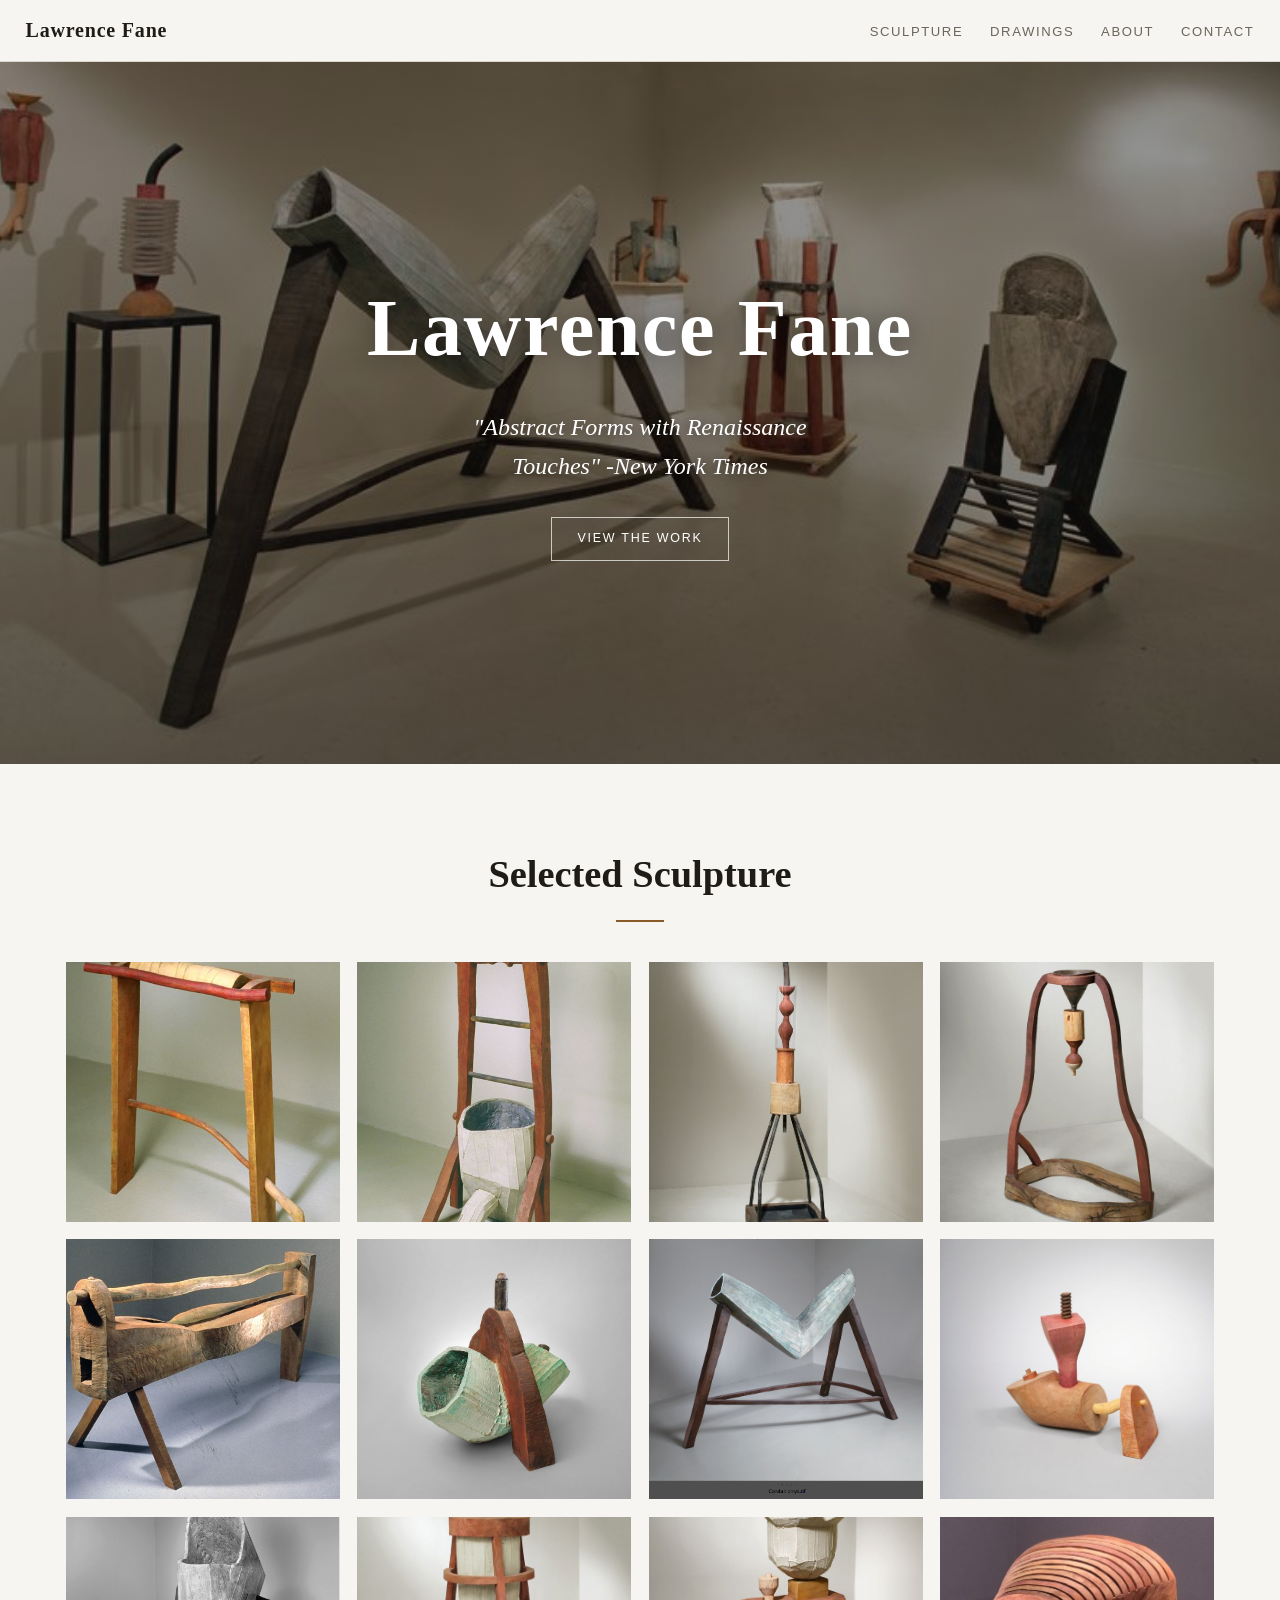
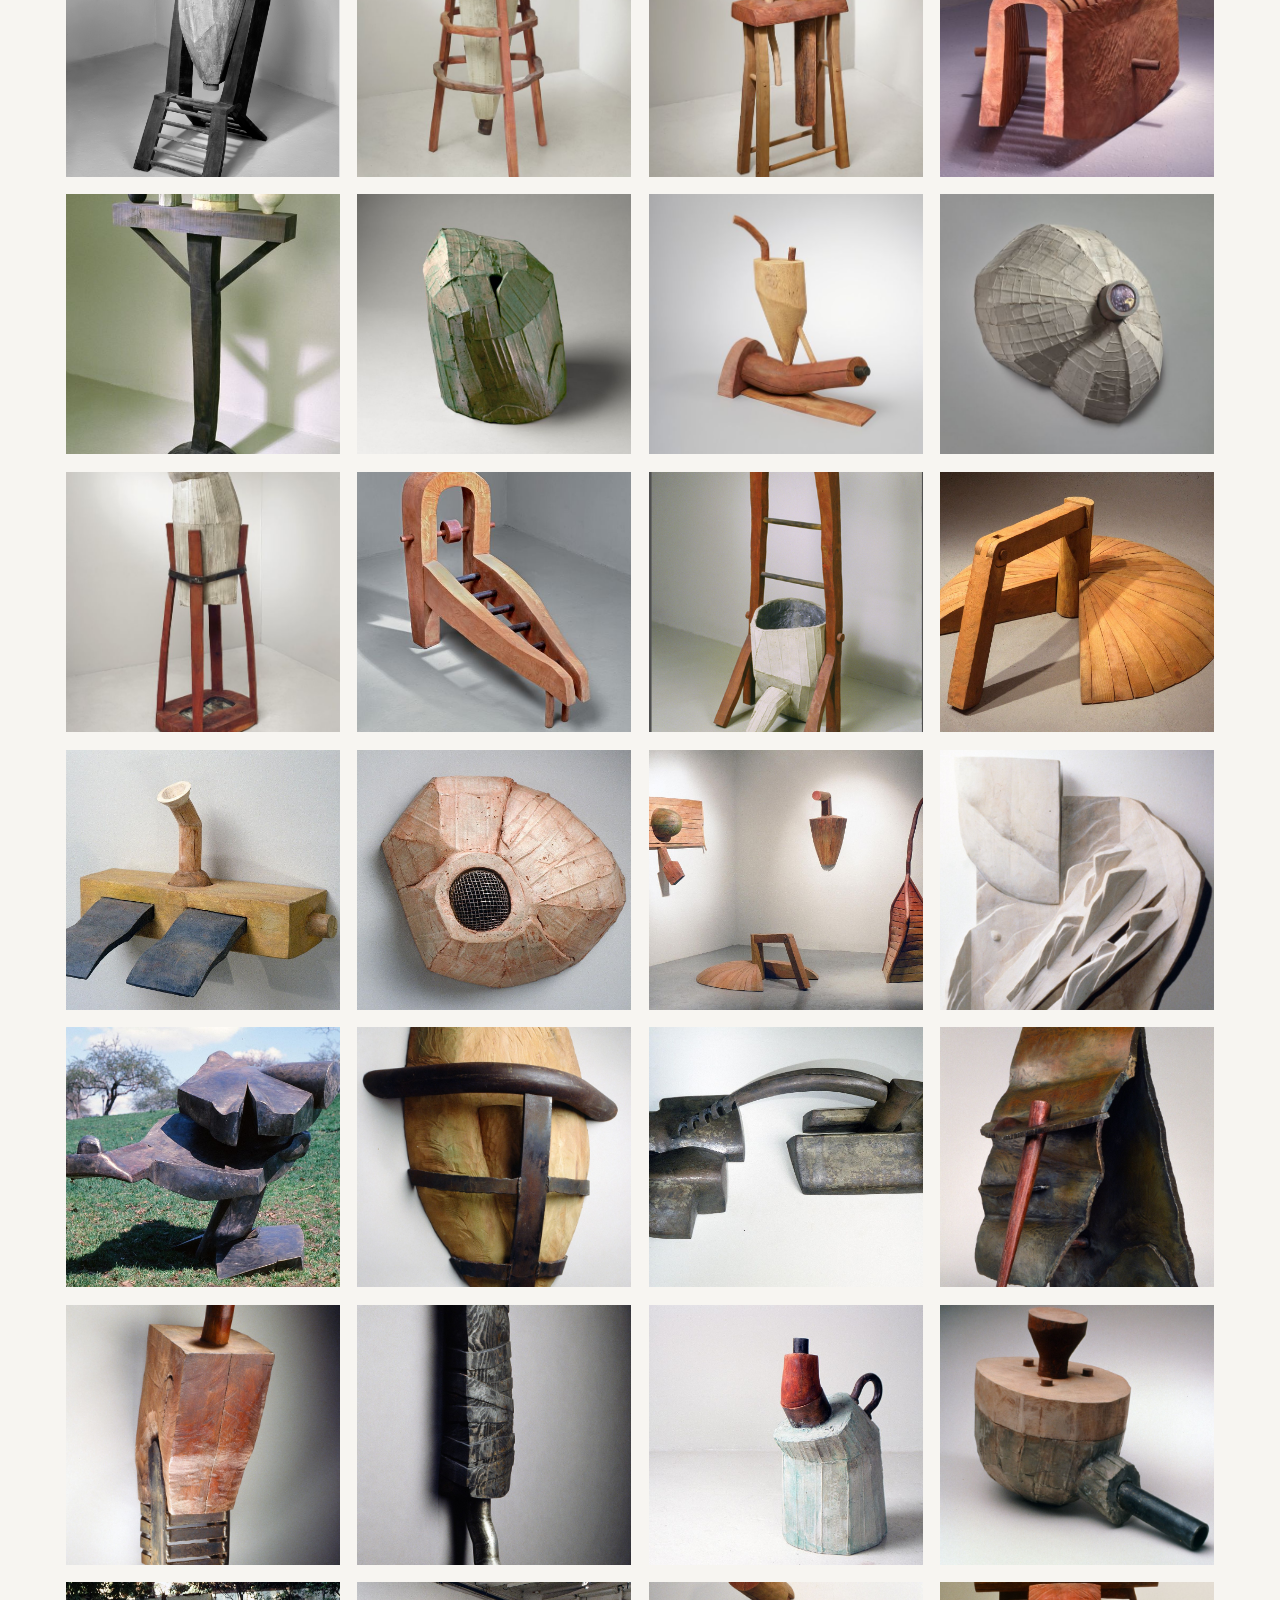
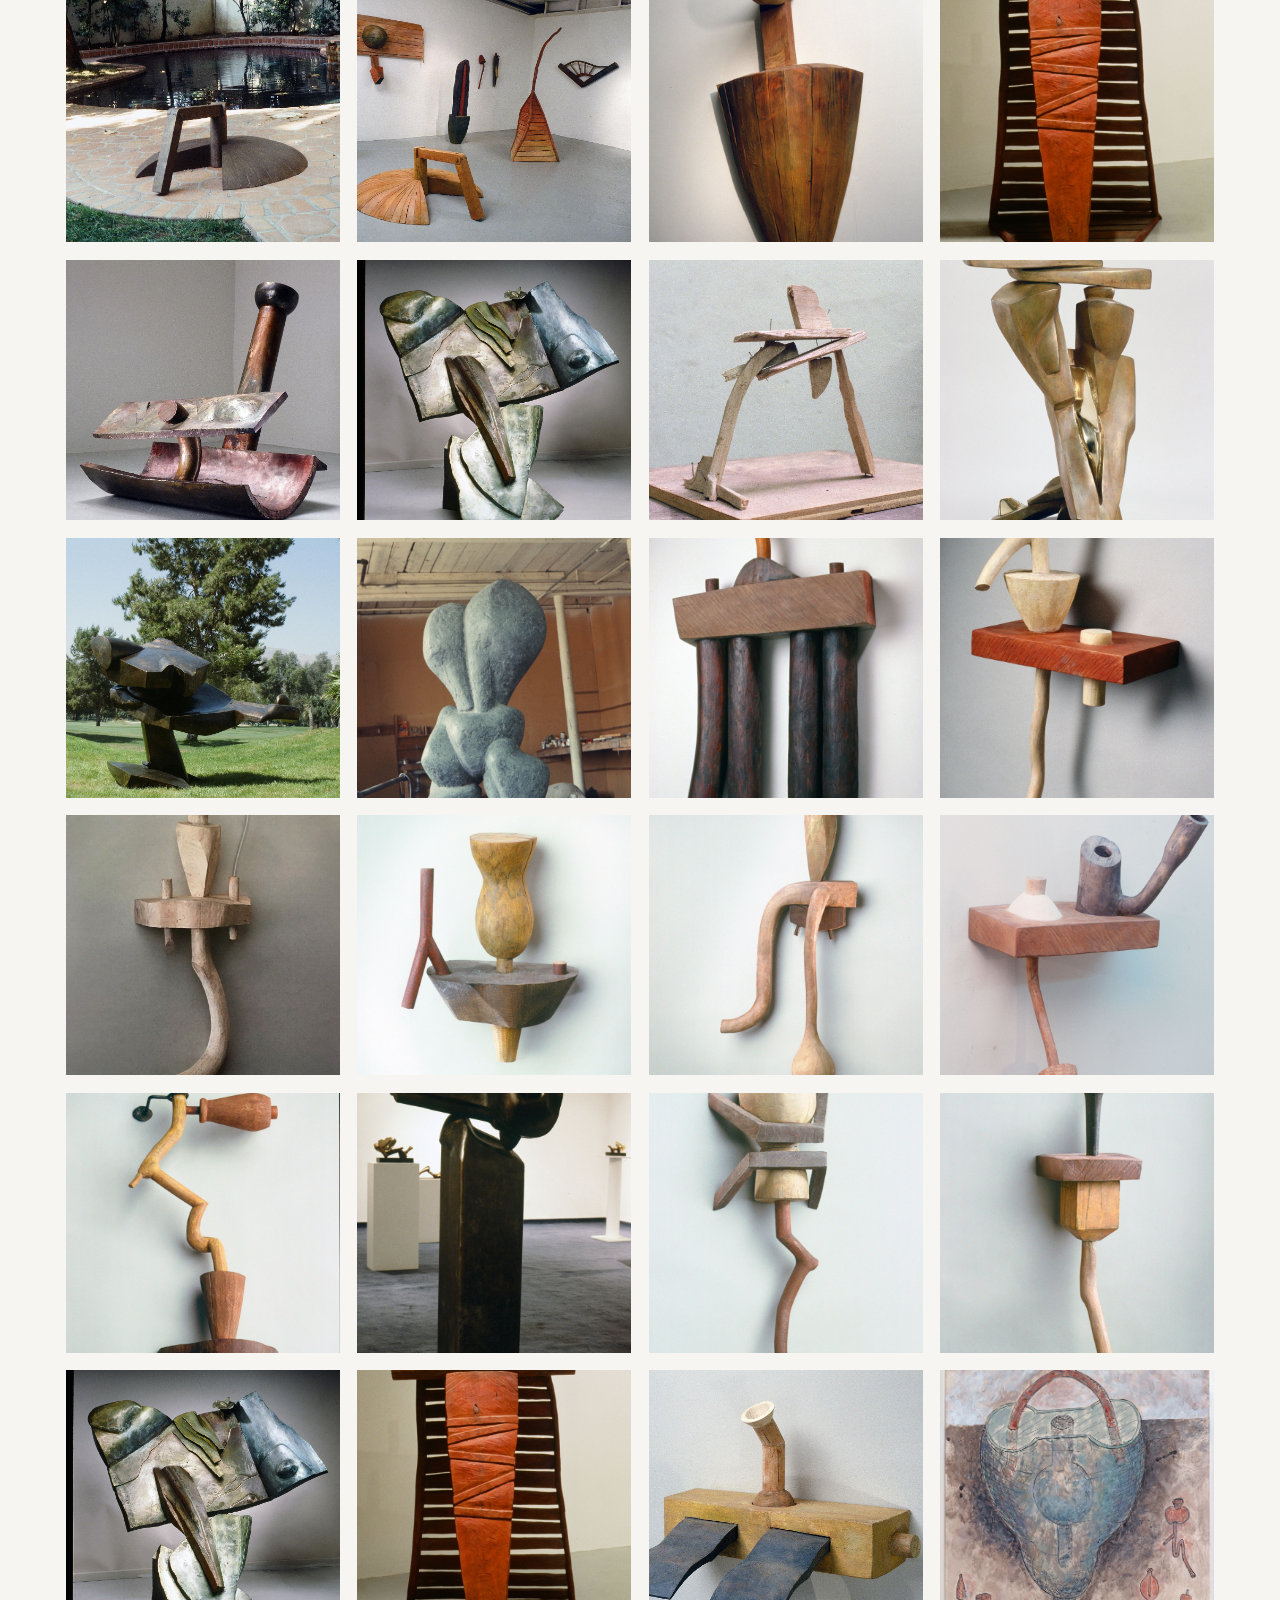
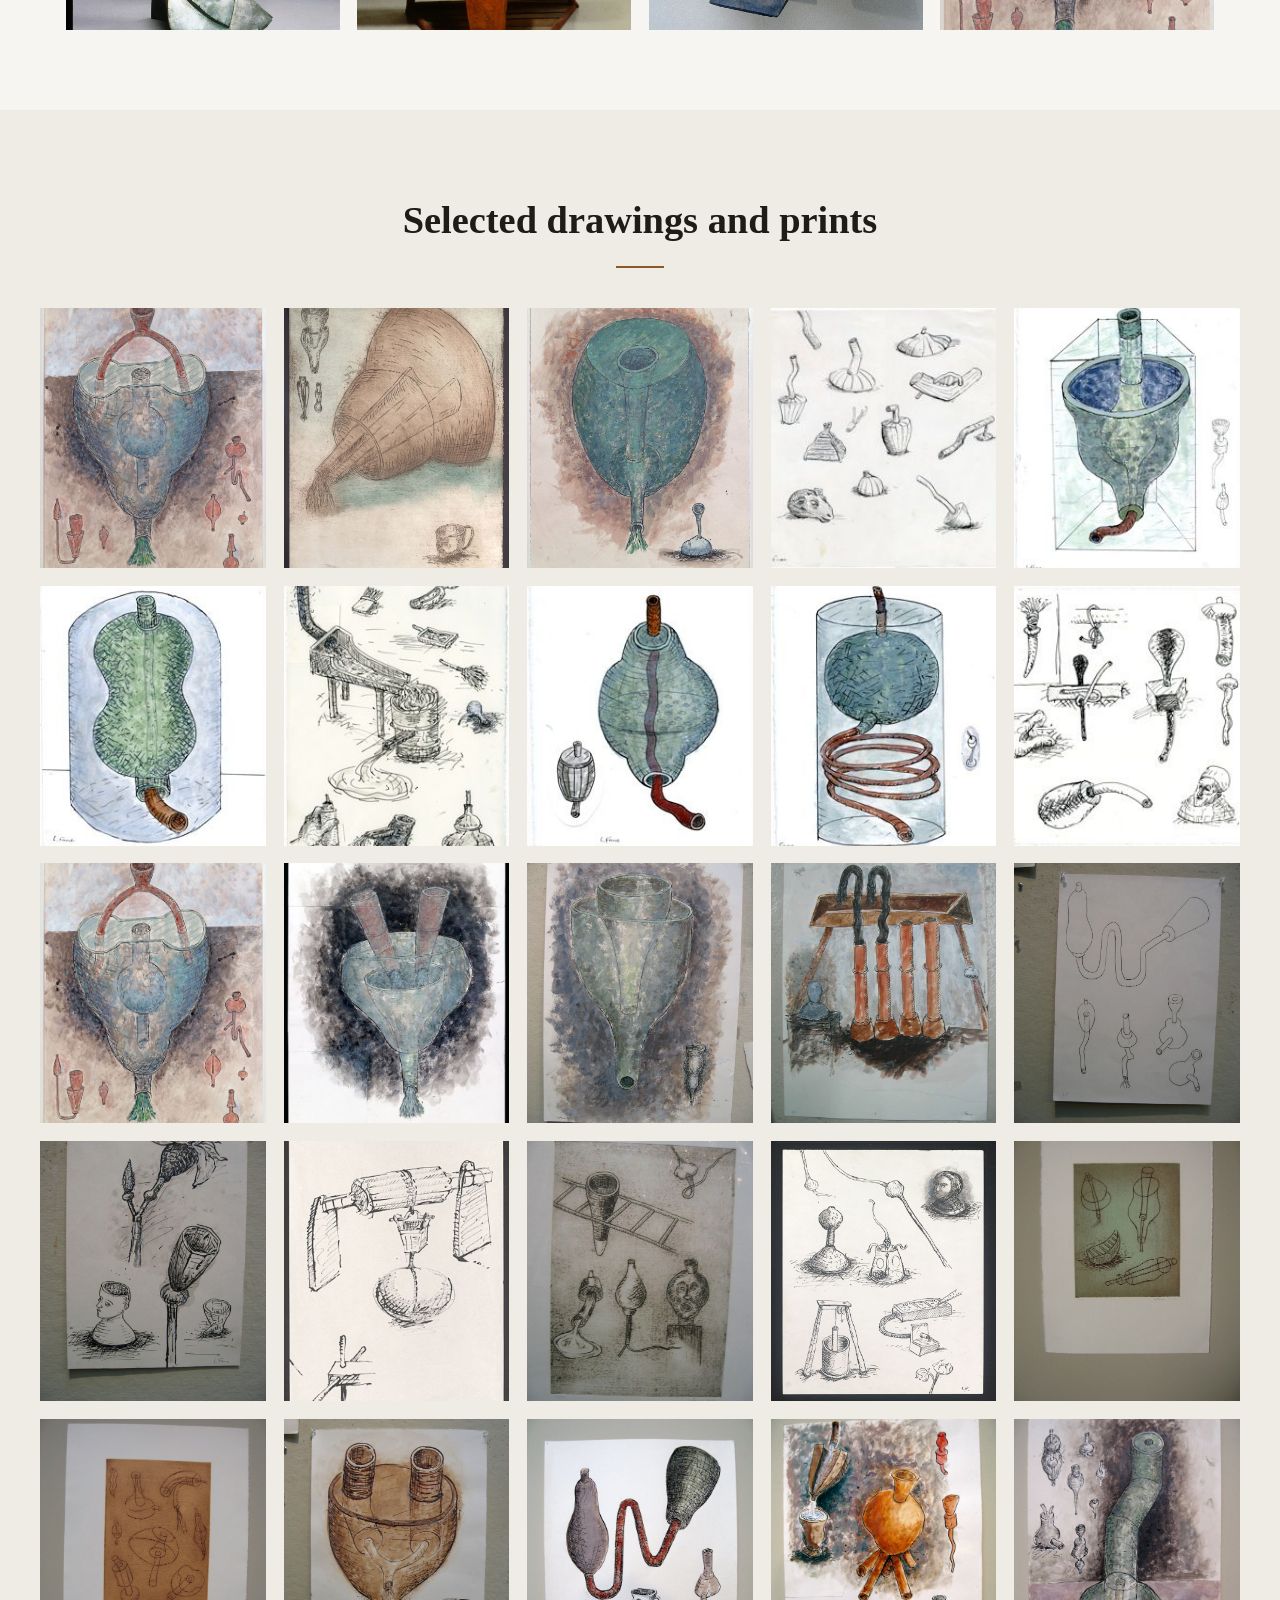
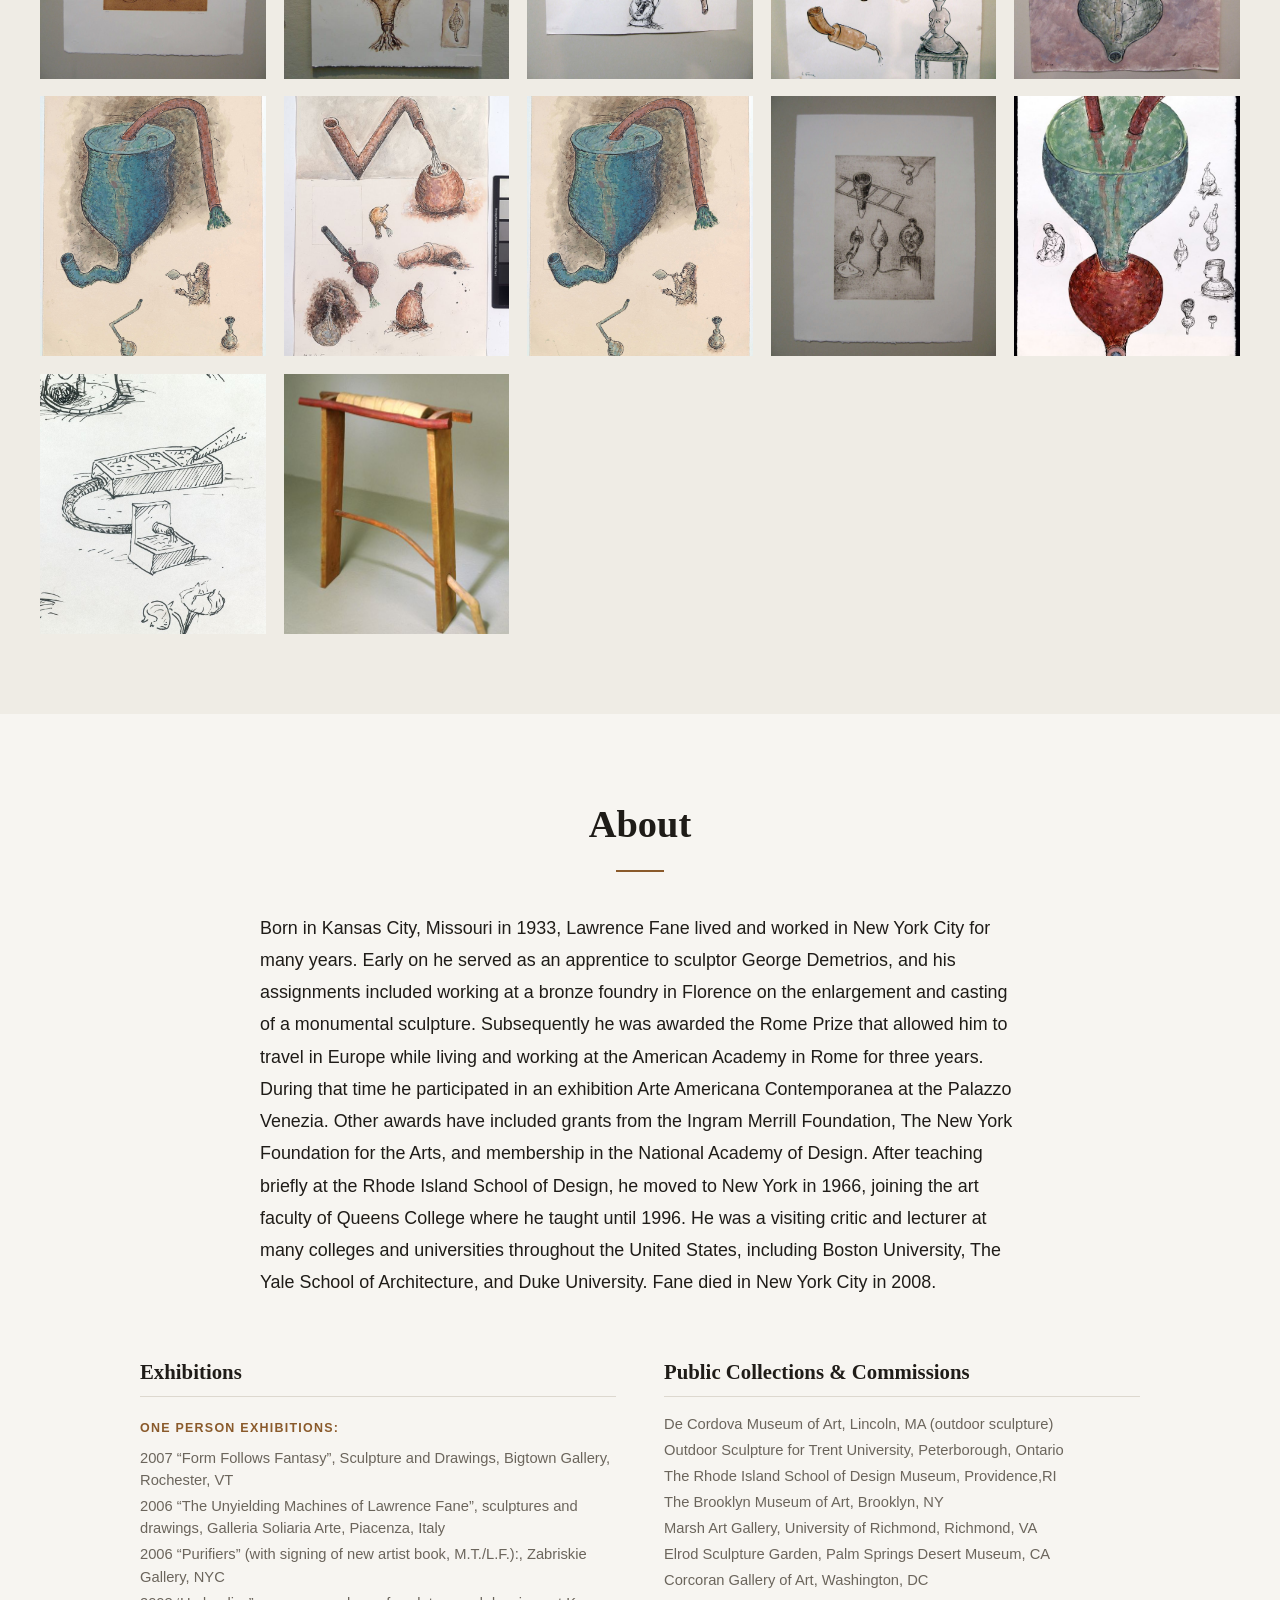
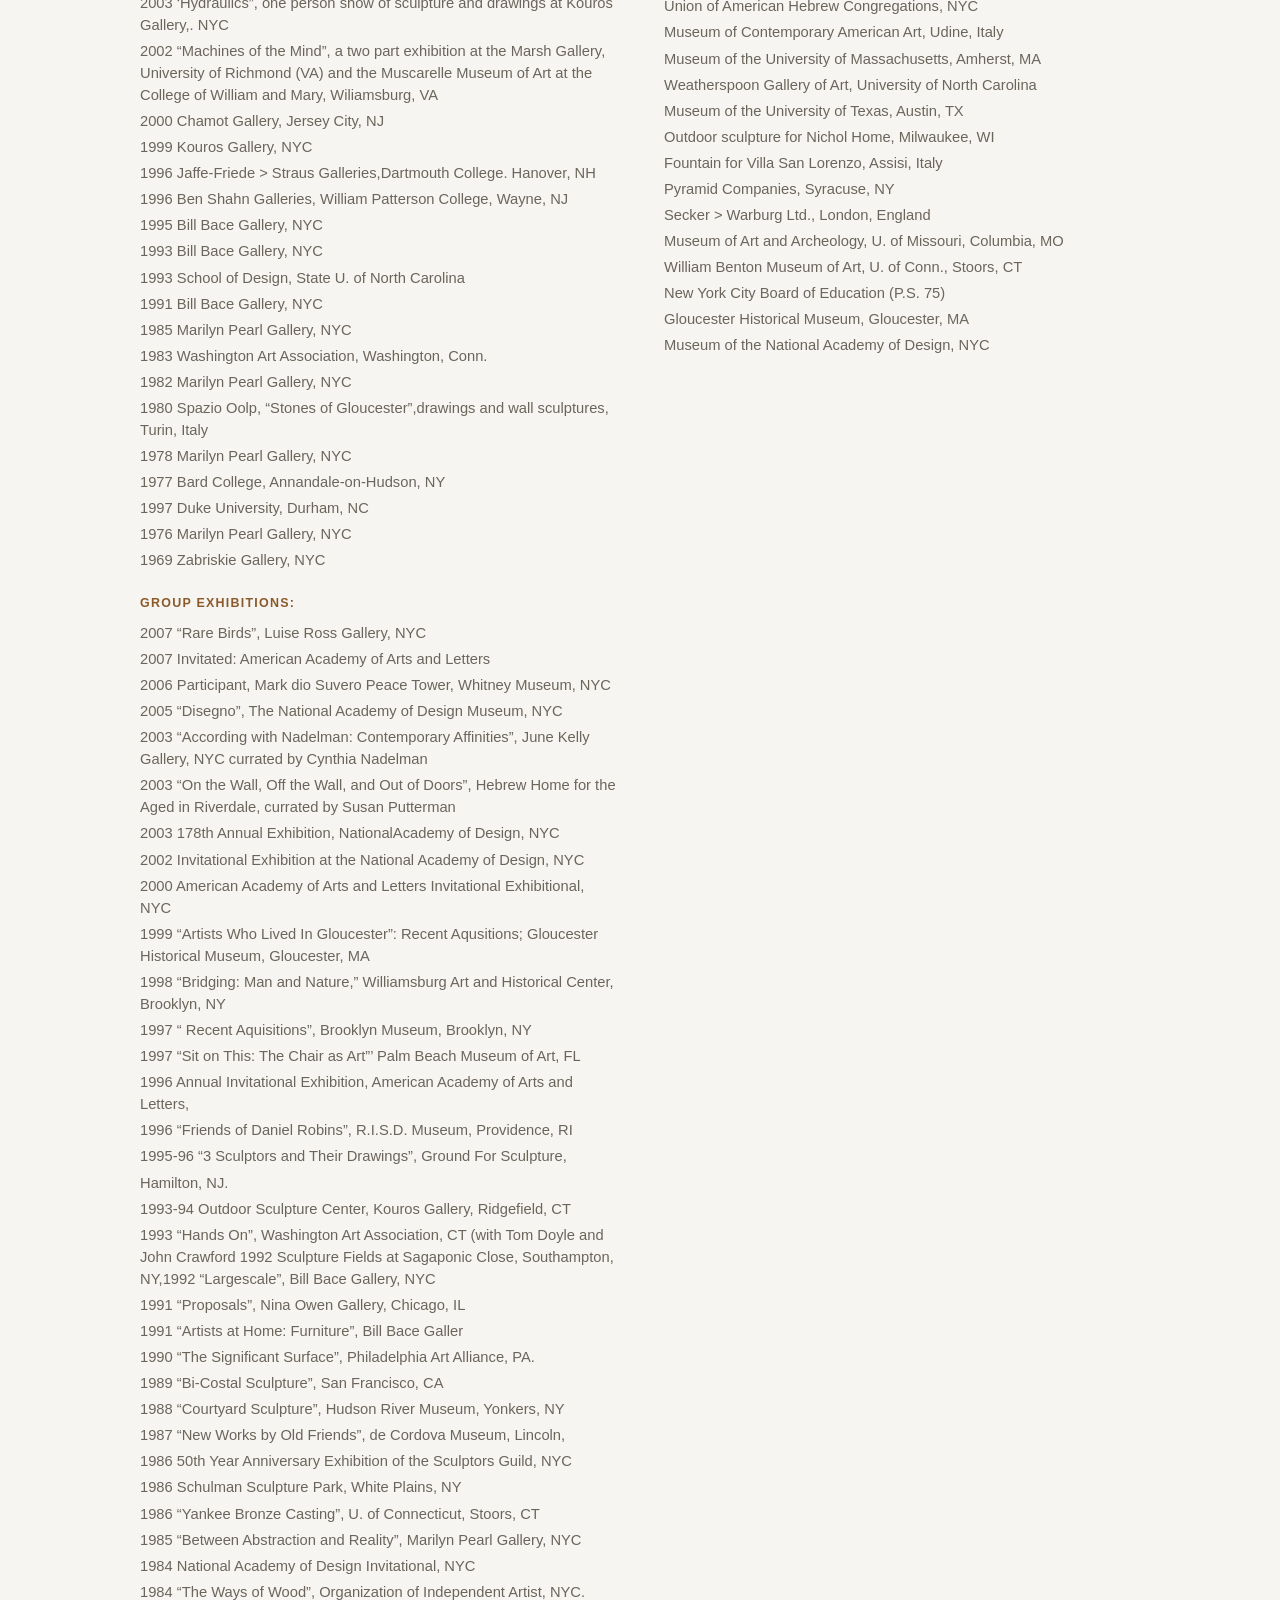
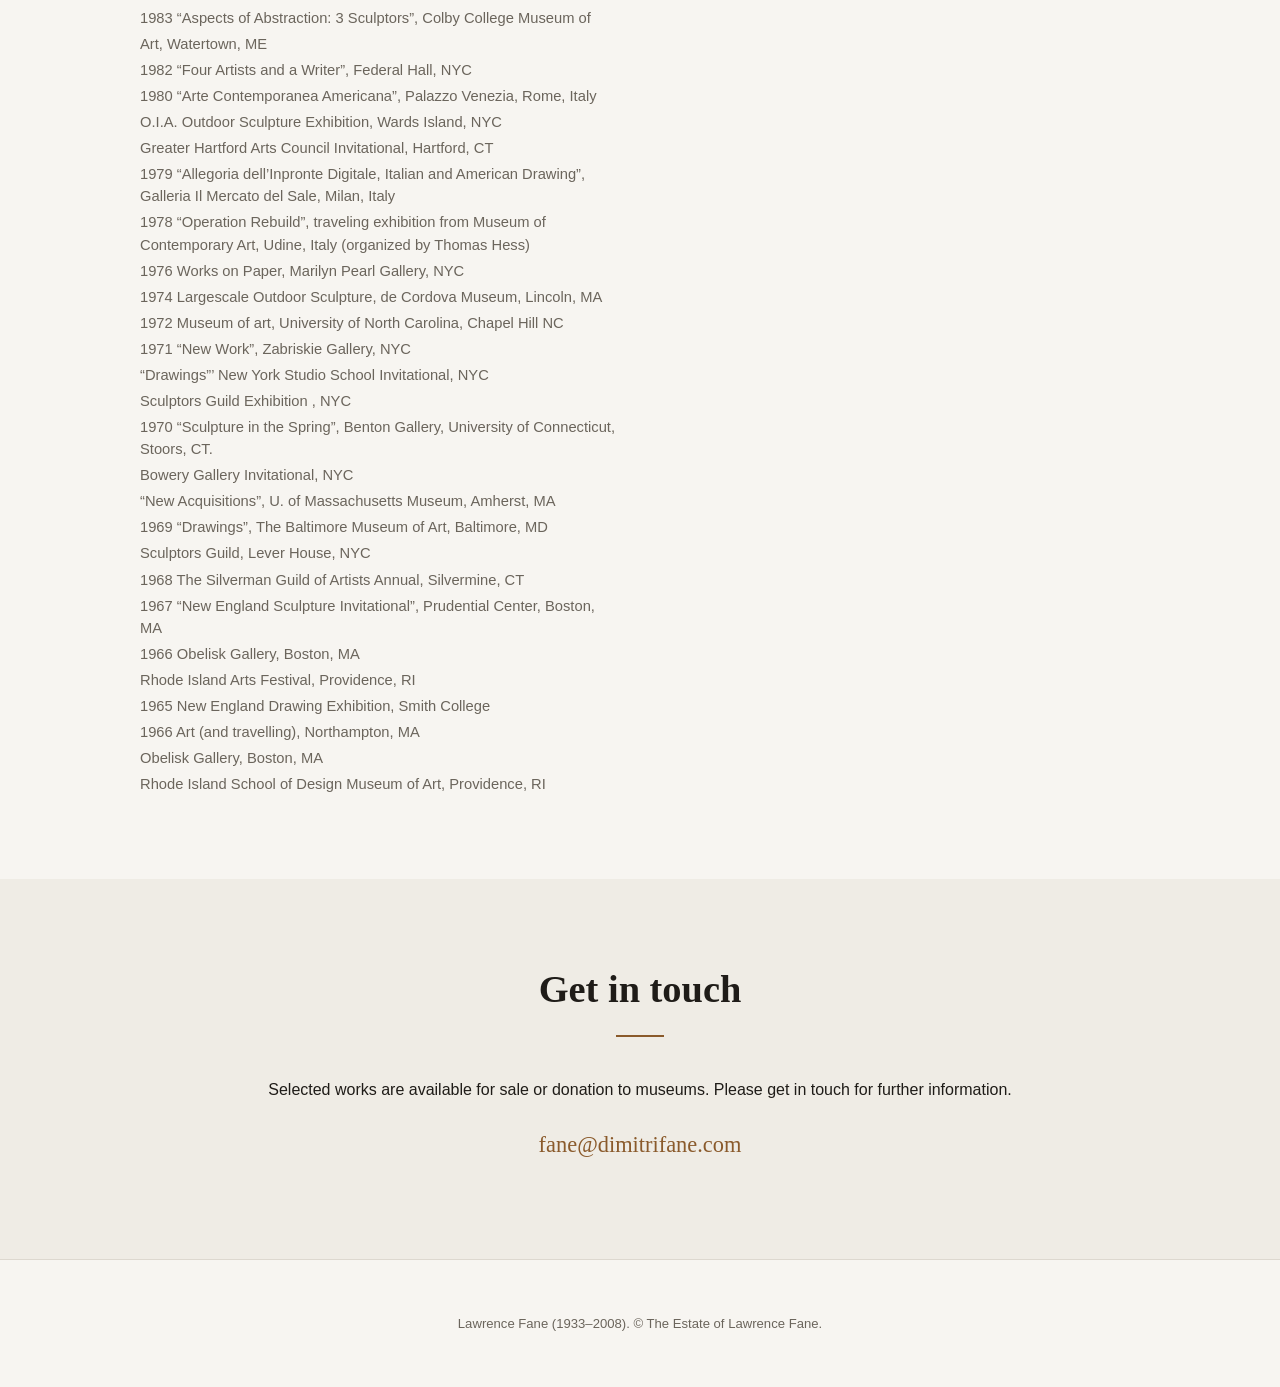
<file: site/index.html>
<!DOCTYPE html>
<html lang="en">
<head>
  <meta charset="utf-8">
  <meta name="viewport" content="width=device-width, initial-scale=1">
  <title>Lawrence Fane — Sculptor</title>
  <meta name="description" content="The sculpture and drawings of Lawrence Fane (1933–2008).">
  <link rel="stylesheet" href="styles.css">
</head>
<body>
  <header class="site-header">
    <a class="brand" href="#home">Lawrence Fane</a>
    <nav class="nav">
      <a href="#sculpture">Sculpture</a>
      <a href="#drawings">Drawings</a>
      <a href="#about">About</a>
      <a href="#contact">Contact</a>
    </nav>
  </header>

  <section id="home" class="hero" style="background-image:linear-gradient(rgba(20,18,15,.45),rgba(20,18,15,.55)),url(images/1617497759-556563-studio-show-room-ny-2005.jpg)">
    <div class="hero-inner">
      <h1>Lawrence Fane</h1>
      <p class="tagline">&quot;Abstract Forms with Renaissance Touches&quot; -New York Times</p>
      <a class="cta" href="#sculpture">View the work</a>
    </div>
  </section>

  <main>
    <section id="sculpture" class="section">
      <div class="section-head">
        <h2>Selected Sculpture</h2>
      </div>
      <div class="grid">
      <figure class="tile">
        <img src="images/1763928161-629934-table.jpg" alt="Table" loading="lazy" data-caption="Table">
        <figcaption>Table</figcaption>
      </figure>
      <figure class="tile">
        <img src="images/1763928160-883738-source.jpg" alt="Source" loading="lazy" data-caption="Source">
        <figcaption>Source</figcaption>
      </figure>
      <figure class="tile">
        <img src="images/1763928160-32055-vent-v1.jpg" alt="Vent" loading="lazy" data-caption="Vent">
        <figcaption>Vent</figcaption>
      </figure>
      <figure class="tile">
        <img src="images/1763928160-30028-separator-v1.jpg" alt="Separator" loading="lazy" data-caption="Separator">
        <figcaption>Separator</figcaption>
      </figure>
      <figure class="tile">
        <img src="images/1763928160-441461-taccolasdream.jpg" alt="Taccola&#x27;sDream" loading="lazy" data-caption="Taccola&#x27;sDream">
        <figcaption>Taccola&#x27;sDream</figcaption>
      </figure>
      <figure class="tile">
        <img src="images/1763928160-613163-taccolas-work-v1.jpg" alt="Taccola&#x27;s Work" loading="lazy" data-caption="Taccola&#x27;s Work">
        <figcaption>Taccola&#x27;s Work</figcaption>
      </figure>
      <figure class="tile">
        <img src="images/1763928160-895990-screen-shot-2011-09-23-at-12531-pm.png" alt="Sculpture by Lawrence Fane" loading="lazy">
        
      </figure>
      <figure class="tile">
        <img src="images/1763928160-430524-receiver-1-sml.jpg" alt="Receiver #" loading="lazy" data-caption="Receiver #">
        <figcaption>Receiver #</figcaption>
      </figure>
      <figure class="tile">
        <img src="images/1763928159-835185-screen-shot-2011-09-23-at-12918-pm.png" alt="Sculpture by Lawrence Fane" loading="lazy">
        
      </figure>
      <figure class="tile">
        <img src="images/1763928159-785163-regulator-v1.jpg" alt="Regulator" loading="lazy" data-caption="Regulator">
        <figcaption>Regulator</figcaption>
      </figure>
      <figure class="tile">
        <img src="images/1763928159-564957-collector-v1.jpg" alt="Collector" loading="lazy" data-caption="Collector">
        <figcaption>Collector</figcaption>
      </figure>
      <figure class="tile">
        <img src="images/1763928159-874010-mantel.jpg" alt="Mantel" loading="lazy" data-caption="Mantel">
        <figcaption>Mantel</figcaption>
      </figure>
      <figure class="tile">
        <img src="images/1763928159-189465-colmar.jpg" alt="Colmar" loading="lazy" data-caption="Colmar">
        <figcaption>Colmar</figcaption>
      </figure>
      <figure class="tile">
        <img src="images/1763928159-830282-mount.jpg" alt="Mount" loading="lazy" data-caption="Mount">
        <figcaption>Mount</figcaption>
      </figure>
      <figure class="tile">
        <img src="images/1763928159-213570-receiver-2-sml.jpg" alt="Receiver #" loading="lazy" data-caption="Receiver #">
        <figcaption>Receiver #</figcaption>
      </figure>
      <figure class="tile">
        <img src="images/1763928159-467506-mitre-lr-rgb.jpg" alt="Mitre" loading="lazy" data-caption="Mitre">
        <figcaption>Mitre</figcaption>
      </figure>
      <figure class="tile">
        <img src="images/1763928159-469644-reservoir-v1.jpg" alt="Reservoir" loading="lazy" data-caption="Reservoir">
        <figcaption>Reservoir</figcaption>
      </figure>
      <figure class="tile">
        <img src="images/1763928159-950622-roller.jpg" alt="Roller" loading="lazy" data-caption="Roller">
        <figcaption>Roller</figcaption>
      </figure>
      <figure class="tile">
        <img src="images/1763928159-880736-screen-shot-2011-09-23-at-12613-pm.png" alt="Sculpture by Lawrence Fane" loading="lazy">
        
      </figure>
      <figure class="tile">
        <img src="images/1763928158-630962-center1.jpg" alt="Center" loading="lazy" data-caption="Center">
        <figcaption>Center</figcaption>
      </figure>
      <figure class="tile">
        <img src="images/1617496766-277545-0048.jpg" alt="Sculpture by Lawrence Fane" loading="lazy">
        
      </figure>
      <figure class="tile">
        <img src="images/1617496760-497638-0047.jpg" alt="Sculpture by Lawrence Fane" loading="lazy">
        
      </figure>
      <figure class="tile">
        <img src="images/1617496759-25481-0046.jpg" alt="Sculpture by Lawrence Fane" loading="lazy">
        
      </figure>
      <figure class="tile">
        <img src="images/1617496747-462883-0045.jpg" alt="Sculpture by Lawrence Fane" loading="lazy">
        
      </figure>
      <figure class="tile">
        <img src="images/1617496746-257160-0036.jpg" alt="Sculpture by Lawrence Fane" loading="lazy">
        
      </figure>
      <figure class="tile">
        <img src="images/1617496744-702346-0044.jpg" alt="Sculpture by Lawrence Fane" loading="lazy">
        
      </figure>
      <figure class="tile">
        <img src="images/1617496743-558216-0037.jpg" alt="Sculpture by Lawrence Fane" loading="lazy">
        
      </figure>
      <figure class="tile">
        <img src="images/1617496737-217087-0029.jpg" alt="Sculpture by Lawrence Fane" loading="lazy">
        
      </figure>
      <figure class="tile">
        <img src="images/1617496731-237184-0026.jpg" alt="Sculpture by Lawrence Fane" loading="lazy">
        
      </figure>
      <figure class="tile">
        <img src="images/1650937598-84782.jpg" alt="Sculpture by Lawrence Fane" loading="lazy">
        
      </figure>
      <figure class="tile">
        <img src="images/1617496728-77476-0025.jpg" alt="Sculpture by Lawrence Fane" loading="lazy">
        
      </figure>
      <figure class="tile">
        <img src="images/1617496723-651487-0024.jpg" alt="Sculpture by Lawrence Fane" loading="lazy">
        
      </figure>
      <figure class="tile">
        <img src="images/1617496717-729849-0019.jpg" alt="Sculpture by Lawrence Fane" loading="lazy">
        
      </figure>
      <figure class="tile">
        <img src="images/1617496715-137676-0020.jpg" alt="Sculpture by Lawrence Fane" loading="lazy">
        
      </figure>
      <figure class="tile">
        <img src="images/1617496704-731357-0017.jpg" alt="Sculpture by Lawrence Fane" loading="lazy">
        
      </figure>
      <figure class="tile">
        <img src="images/1617496700-761127-0018.jpg" alt="Sculpture by Lawrence Fane" loading="lazy">
        
      </figure>
      <figure class="tile">
        <img src="images/1617496701-495549-0016.jpg" alt="Sculpture by Lawrence Fane" loading="lazy">
        
      </figure>
      <figure class="tile">
        <img src="images/1617496694-754758-0015.jpg" alt="Sculpture by Lawrence Fane" loading="lazy">
        
      </figure>
      <figure class="tile">
        <img src="images/1617496690-563690-0013.jpg" alt="Sculpture by Lawrence Fane" loading="lazy">
        
      </figure>
      <figure class="tile">
        <img src="images/1617496685-787708-0012.jpg" alt="Sculpture by Lawrence Fane" loading="lazy">
        
      </figure>
      <figure class="tile">
        <img src="images/1617496684-197100-0014.jpg" alt="Sculpture by Lawrence Fane" loading="lazy">
        
      </figure>
      <figure class="tile">
        <img src="images/1617496673-824814-0009.jpg" alt="Sculpture by Lawrence Fane" loading="lazy">
        
      </figure>
      <figure class="tile">
        <img src="images/1617496673-502485-0010.jpg" alt="Sculpture by Lawrence Fane" loading="lazy">
        
      </figure>
      <figure class="tile">
        <img src="images/1617496672-359603-0008.jpg" alt="Sculpture by Lawrence Fane" loading="lazy">
        
      </figure>
      <figure class="tile">
        <img src="images/1617579651-848575-purifier-13.jpg" alt="Purifier" loading="lazy" data-caption="Purifier">
        <figcaption>Purifier</figcaption>
      </figure>
      <figure class="tile">
        <img src="images/1617496665-624727-0006.jpg" alt="Sculpture by Lawrence Fane" loading="lazy">
        
      </figure>
      <figure class="tile">
        <img src="images/1617496664-937687-0005.jpg" alt="Sculpture by Lawrence Fane" loading="lazy">
        
      </figure>
      <figure class="tile">
        <img src="images/1617496662-808093-0007.jpg" alt="Sculpture by Lawrence Fane" loading="lazy">
        
      </figure>
      <figure class="tile">
        <img src="images/1617496652-822922-0004.jpg" alt="Sculpture by Lawrence Fane" loading="lazy">
        
      </figure>
      <figure class="tile">
        <img src="images/1617496654-746639-0003.jpg" alt="Sculpture by Lawrence Fane" loading="lazy">
        
      </figure>
      <figure class="tile">
        <img src="images/1617496652-391137-0001.jpg" alt="Sculpture by Lawrence Fane" loading="lazy">
        
      </figure>
      <figure class="tile">
        <img src="images/1617496652-200580-0002.jpg" alt="Sculpture by Lawrence Fane" loading="lazy">
        
      </figure>
      <figure class="tile">
        <img src="images/1617431534-419358-0015.jpeg" alt="Sculpture by Lawrence Fane" loading="lazy">
        
      </figure>
      <figure class="tile">
        <img src="images/1617431524-292486-0018.jpeg" alt="Sculpture by Lawrence Fane" loading="lazy">
        
      </figure>
      <figure class="tile">
        <img src="images/1617431501-220868-0048.jpeg" alt="Sculpture by Lawrence Fane" loading="lazy">
        
      </figure>
      <figure class="tile">
        <img src="images/1617497004-342850-twin-pipe-vessel.jpg" alt="Sculpture by Lawrence Fane" loading="lazy">
        
      </figure>
      </div>
    </section>

    <section id="drawings" class="section alt">
      <div class="section-head">
        <h2>Selected drawings and prints</h2>
      </div>
      <div class="grid">
      <figure class="tile">
        <img src="images/1617497004-342850-twin-pipe-vessel.jpg" alt="Twin pipe vessel" loading="lazy" data-caption="Twin pipe vessel">
        <figcaption>Twin pipe vessel</figcaption>
      </figure>
      <figure class="tile">
        <img src="images/1617497004-101614-big-drawing.jpg" alt="Big drawing" loading="lazy" data-caption="Big drawing">
        <figcaption>Big drawing</figcaption>
      </figure>
      <figure class="tile">
        <img src="images/1617497004-805594-green-vessel.jpg" alt="Green vessel" loading="lazy" data-caption="Green vessel">
        <figcaption>Green vessel</figcaption>
      </figure>
      <figure class="tile">
        <img src="images/1617496986-470993-drawing4.jpeg" alt="Drawing" loading="lazy" data-caption="Drawing">
        <figcaption>Drawing</figcaption>
      </figure>
      <figure class="tile">
        <img src="images/1617496987-791468-drawing8.jpeg" alt="Drawing" loading="lazy" data-caption="Drawing">
        <figcaption>Drawing</figcaption>
      </figure>
      <figure class="tile">
        <img src="images/1617496987-345144-drawing7.jpeg" alt="Drawing" loading="lazy" data-caption="Drawing">
        <figcaption>Drawing</figcaption>
      </figure>
      <figure class="tile">
        <img src="images/1617496986-7291-drawing2.jpeg" alt="Drawing" loading="lazy" data-caption="Drawing">
        <figcaption>Drawing</figcaption>
      </figure>
      <figure class="tile">
        <img src="images/1617496986-90896-drawing9.jpeg" alt="Drawing" loading="lazy" data-caption="Drawing">
        <figcaption>Drawing</figcaption>
      </figure>
      <figure class="tile">
        <img src="images/1617496986-637010-drawing6.jpeg" alt="Drawing" loading="lazy" data-caption="Drawing">
        <figcaption>Drawing</figcaption>
      </figure>
      <figure class="tile">
        <img src="images/1617496986-106741-drawing5.jpeg" alt="Drawing" loading="lazy" data-caption="Drawing">
        <figcaption>Drawing</figcaption>
      </figure>
      <figure class="tile">
        <img src="images/1617432535-243259-twin-pipe-vessel-green-liquid-lr.jpg" alt="Twin pipe vessel green liquid" loading="lazy" data-caption="Twin pipe vessel green liquid">
        <figcaption>Twin pipe vessel green liquid</figcaption>
      </figure>
      <figure class="tile">
        <img src="images/1617432534-751014-green-funnel-drawing-lr.jpg" alt="Green Funnel drawing" loading="lazy" data-caption="Green Funnel drawing">
        <figcaption>Green Funnel drawing</figcaption>
      </figure>
      <figure class="tile">
        <img src="images/1617432534-718384-img-0781.jpg" alt="Sculpture by Lawrence Fane" loading="lazy">
        
      </figure>
      <figure class="tile">
        <img src="images/1617432534-291505-img-0748.jpg" alt="Sculpture by Lawrence Fane" loading="lazy">
        
      </figure>
      <figure class="tile">
        <img src="images/1617432534-274188-img-0785.jpg" alt="Sculpture by Lawrence Fane" loading="lazy">
        
      </figure>
      <figure class="tile">
        <img src="images/1617432534-540071-img-0786.jpg" alt="Sculpture by Lawrence Fane" loading="lazy">
        
      </figure>
      <figure class="tile">
        <img src="images/1617432534-458597-roller-hoist-drawing-ovrvw-lr-1.jpg" alt="Roller Hoist Drawing lr" loading="lazy" data-caption="Roller Hoist Drawing lr">
        <figcaption>Roller Hoist Drawing lr</figcaption>
      </figure>
      <figure class="tile">
        <img src="images/1617432534-295152-img-0798.jpg" alt="Sculpture by Lawrence Fane" loading="lazy">
        
      </figure>
      <figure class="tile">
        <img src="images/1617432534-790431-larry-fane-mltpl-drwing-lr.jpg" alt="Larry Fane Mltpl Drwing" loading="lazy" data-caption="Larry Fane Mltpl Drwing">
        <figcaption>Larry Fane Mltpl Drwing</figcaption>
      </figure>
      <figure class="tile">
        <img src="images/1617432533-371098-img-0624.jpg" alt="Sculpture by Lawrence Fane" loading="lazy">
        
      </figure>
      <figure class="tile">
        <img src="images/1617432533-183566-img-0629.jpg" alt="Sculpture by Lawrence Fane" loading="lazy">
        
      </figure>
      <figure class="tile">
        <img src="images/1617432533-145600-img-0779.jpg" alt="Sculpture by Lawrence Fane" loading="lazy">
        
      </figure>
      <figure class="tile">
        <img src="images/1617432532-617784-img-0379.jpg" alt="Sculpture by Lawrence Fane" loading="lazy">
        
      </figure>
      <figure class="tile">
        <img src="images/1617432532-507861-img-0378.jpg" alt="Sculpture by Lawrence Fane" loading="lazy">
        
      </figure>
      <figure class="tile">
        <img src="images/1617432532-487041-img-0385.jpg" alt="Sculpture by Lawrence Fane" loading="lazy">
        
      </figure>
      <figure class="tile">
        <img src="images/1617432532-105039-blue-vessel-blower.jpg" alt="Blue Vessel Blower" loading="lazy" data-caption="Blue Vessel Blower">
        <figcaption>Blue Vessel Blower</figcaption>
      </figure>
      <figure class="tile">
        <img src="images/1617432532-255477-fane-drawing-v1.jpg" alt="Fane drawing" loading="lazy" data-caption="Fane drawing">
        <figcaption>Fane drawing</figcaption>
      </figure>
      <figure class="tile">
        <img src="images/1617432532-928781-blue-vessel-blower1.jpg" alt="Blue Vessel Blower(1)" loading="lazy" data-caption="Blue Vessel Blower(1)">
        <figcaption>Blue Vessel Blower(1)</figcaption>
      </figure>
      <figure class="tile">
        <img src="images/1617432533-398916-img-0617.jpg" alt="Sculpture by Lawrence Fane" loading="lazy">
        
      </figure>
      <figure class="tile">
        <img src="images/1617432531-172979-green-brown-drains-lr.jpg" alt="Green _ Brown Drains" loading="lazy" data-caption="Green _ Brown Drains">
        <figcaption>Green _ Brown Drains</figcaption>
      </figure>
      <figure class="tile">
        <img src="images/1617432532-495851-drain-hose-cu-lr.jpg" alt="Drain Hose" loading="lazy" data-caption="Drain Hose">
        <figcaption>Drain Hose</figcaption>
      </figure>
      <figure class="tile">
        <img src="images/1763928161-629934-table.jpg" alt="Sculpture by Lawrence Fane" loading="lazy">
        
      </figure>
      </div>
    </section>

    <section id="about" class="section">
      <div class="section-head">
        <h2>About</h2>
      </div>
      <div class="prose">
        <p class="bio">Born in Kansas City, Missouri in 1933, Lawrence Fane lived and worked in New York City for many years. Early on he served as an apprentice to sculptor George Demetrios, and his assignments included working at a bronze foundry in Florence on the enlargement and casting of a monumental sculpture. Subsequently he was awarded the Rome Prize that allowed him to travel in Europe while living and working at the American Academy in Rome for three years. During that time he participated in an exhibition Arte Americana Contemporanea at the Palazzo Venezia. Other awards have included grants from the Ingram Merrill Foundation, The New York Foundation for the Arts, and membership in the National Academy of Design. After teaching briefly at the Rhode Island School of Design, he moved to New York in 1966, joining the art faculty of Queens College where he taught until 1996. He was a visiting critic and lecturer at many colleges and universities throughout the United States, including Boston University, The Yale School of Architecture, and Duke University. Fane died in New York City in 2008.</p>
      </div>
      <div class="columns">
        <div class="col">
          <h3 class="col-title">Exhibitions</h3>
      <h3 class="subhead">One Person Exhibitions:</h3>
      <p class="entry">2007    “Form Follows Fantasy”, Sculpture and Drawings, Bigtown Gallery, Rochester, VT</p>
      <p class="entry">2006    “The Unyielding Machines of Lawrence Fane”, sculptures and drawings, Galleria Soliaria Arte, Piacenza, Italy</p>
      <p class="entry">2006     “Purifiers” (with signing of new artist book, M.T./L.F.):, Zabriskie Gallery, NYC</p>
      <p class="entry">2003    ‘Hydraulics”, one person show of sculpture and drawings at  Kouros                              Gallery,. NYC</p>
      <p class="entry">2002    “Machines of the Mind”, a two part exhibition at the Marsh Gallery, University of Richmond (VA) and the Muscarelle Museum of Art at the College of William and Mary, Wiliamsburg, VA</p>
      <p class="entry">2000    Chamot Gallery, Jersey City, NJ</p>
      <p class="entry">1999    Kouros Gallery, NYC</p>
      <p class="entry">1996    Jaffe-Friede &gt; Straus Galleries,Dartmouth College. Hanover, NH</p>
      <p class="entry">1996    Ben Shahn Galleries, William Patterson College, Wayne, NJ</p>
      <p class="entry">1995    Bill Bace Gallery, NYC</p>
      <p class="entry">1993    Bill Bace Gallery, NYC</p>
      <p class="entry">1993    School of Design, State U. of North Carolina</p>
      <p class="entry">1991    Bill Bace Gallery, NYC</p>
      <p class="entry">1985    Marilyn Pearl Gallery, NYC</p>
      <p class="entry">1983    Washington Art Association, Washington, Conn.</p>
      <p class="entry">1982    Marilyn Pearl Gallery, NYC</p>
      <p class="entry">1980    Spazio Oolp, “Stones of Gloucester”,drawings and wall sculptures, Turin, Italy</p>
      <p class="entry">1978    Marilyn Pearl Gallery, NYC</p>
      <p class="entry">1977    Bard College, Annandale-on-Hudson, NY</p>
      <p class="entry">1997    Duke University, Durham, NC</p>
      <p class="entry">1976    Marilyn Pearl Gallery, NYC</p>
      <p class="entry">1969    Zabriskie Gallery, NYC</p>
      <h3 class="subhead">Group Exhibitions:</h3>
      <p class="entry">2007    “Rare Birds”, Luise Ross Gallery, NYC</p>
      <p class="entry">2007    Invitated: American Academy of Arts and Letters</p>
      <p class="entry">2006    Participant, Mark dio Suvero Peace Tower, Whitney Museum, NYC</p>
      <p class="entry">2005    “Disegno”, The National Academy of Design Museum, NYC</p>
      <p class="entry">2003    “According with Nadelman: Contemporary Affinities”, June Kelly Gallery, NYC currated by Cynthia Nadelman</p>
      <p class="entry">2003    “On the Wall, Off the Wall, and Out of Doors”, Hebrew Home for the Aged in Riverdale, currated by Susan Putterman</p>
      <p class="entry">2003    178th Annual Exhibition, NationalAcademy of Design, NYC</p>
      <p class="entry">2002    Invitational Exhibition at the National Academy of Design, NYC</p>
      <p class="entry">2000    American Academy of Arts and Letters Invitational Exhibitional, NYC</p>
      <p class="entry">1999    “Artists Who Lived In Gloucester”: Recent Aqusitions; Gloucester Historical Museum, Gloucester, MA</p>
      <p class="entry">1998    “Bridging: Man and Nature,”  Williamsburg Art and Historical Center, Brooklyn, NY</p>
      <p class="entry">1997    “ Recent  Aquisitions”, Brooklyn Museum, Brooklyn, NY</p>
      <p class="entry">1997    “Sit on This: The Chair as Art”’ Palm Beach Museum of Art, FL</p>
      <p class="entry">1996    Annual Invitational Exhibition, American Academy of Arts and Letters,</p>
      <p class="entry">1996                          “Friends of Daniel Robins”, R.I.S.D. Museum, Providence, RI</p>
      <p class="entry">1995-96    “3 Sculptors and Their  Drawings”, Ground For Sculpture,</p>
      <p class="entry">Hamilton, NJ.</p>
      <p class="entry">1993-94    Outdoor Sculpture Center, Kouros Gallery, Ridgefield, CT</p>
      <p class="entry">1993    “Hands On”, Washington Art Association, CT (with Tom Doyle and         John Crawford 1992    Sculpture Fields at Sagaponic Close, Southampton, NY,1992    “Largescale”, Bill Bace Gallery, NYC</p>
      <p class="entry">1991    “Proposals”, Nina Owen Gallery, Chicago, IL</p>
      <p class="entry">1991    “Artists at Home: Furniture”, Bill Bace Galler</p>
      <p class="entry">1990    “The Significant Surface”, Philadelphia Art Alliance, PA.</p>
      <p class="entry">1989    “Bi-Costal Sculpture”, San Francisco, CA</p>
      <p class="entry">1988    “Courtyard Sculpture”, Hudson River Museum, Yonkers, NY</p>
      <p class="entry">1987    “New Works by Old Friends”, de Cordova Museum, Lincoln,</p>
      <p class="entry">1986                          50th Year Anniversary Exhibition of the Sculptors Guild, NYC</p>
      <p class="entry">1986    Schulman Sculpture Park, White Plains, NY</p>
      <p class="entry">1986    “Yankee Bronze Casting”, U. of Connecticut, Stoors, CT</p>
      <p class="entry">1985    “Between Abstraction  and Reality”, Marilyn Pearl Gallery, NYC</p>
      <p class="entry">1984                          National Academy of Design Invitational, NYC</p>
      <p class="entry">1984    “The Ways of Wood”, Organization of Independent Artist, NYC.</p>
      <p class="entry">1983    “Aspects of Abstraction: 3 Sculptors”, Colby College Museum of</p>
      <p class="entry">Art, Watertown, ME</p>
      <p class="entry">1982    “Four Artists and a Writer”, Federal Hall, NYC</p>
      <p class="entry">1980    “Arte Contemporanea Americana”, Palazzo Venezia, Rome, Italy</p>
      <p class="entry">O.I.A. Outdoor Sculpture Exhibition, Wards Island, NYC</p>
      <p class="entry">Greater Hartford Arts Council  Invitational, Hartford, CT</p>
      <p class="entry">1979    “Allegoria dell’Inpronte Digitale, Italian and American Drawing”, Galleria Il Mercato del Sale, Milan, Italy</p>
      <p class="entry">1978    “Operation Rebuild”, traveling exhibition from Museum of Contemporary Art, Udine, Italy (organized by Thomas Hess)</p>
      <p class="entry">1976    Works on Paper, Marilyn Pearl Gallery, NYC</p>
      <p class="entry">1974    Largescale Outdoor Sculpture, de Cordova Museum, Lincoln, MA</p>
      <p class="entry">1972    Museum of art, University of North Carolina, Chapel Hill NC</p>
      <p class="entry">1971    “New Work”, Zabriskie Gallery, NYC</p>
      <p class="entry">“Drawings”’ New York Studio School Invitational, NYC</p>
      <p class="entry">Sculptors Guild Exhibition , NYC</p>
      <p class="entry">1970    “Sculpture in the Spring”, Benton Gallery, University of Connecticut, Stoors, CT.</p>
      <p class="entry">Bowery Gallery Invitational, NYC</p>
      <p class="entry">“New Acquisitions”, U. of Massachusetts Museum, Amherst, MA</p>
      <p class="entry">1969    “Drawings”, The Baltimore Museum of Art, Baltimore, MD</p>
      <p class="entry">Sculptors Guild, Lever House, NYC</p>
      <p class="entry">1968    The Silverman Guild of Artists Annual, Silvermine, CT</p>
      <p class="entry">1967    “New England Sculpture Invitational”, Prudential Center, Boston, MA</p>
      <p class="entry">1966    Obelisk Gallery, Boston, MA</p>
      <p class="entry">Rhode Island Arts Festival, Providence, RI</p>
      <p class="entry">1965    New England Drawing Exhibition, Smith College</p>
      <p class="entry">1966                          Art  (and travelling), Northampton, MA</p>
      <p class="entry">Obelisk Gallery, Boston, MA</p>
      <p class="entry">Rhode Island School of Design Museum of Art, Providence, RI</p>
        </div>
        <div class="col">
          <h3 class="col-title">Public Collections &amp; Commissions</h3>
      <p class="entry">De Cordova Museum of Art, Lincoln, MA (outdoor sculpture)</p>
      <p class="entry">Outdoor Sculpture for Trent University, Peterborough, Ontario</p>
      <p class="entry">The Rhode Island School of Design Museum, Providence,RI</p>
      <p class="entry">The Brooklyn Museum of Art, Brooklyn, NY</p>
      <p class="entry">Marsh Art Gallery, University of Richmond, Richmond, VA</p>
      <p class="entry">Elrod Sculpture Garden, Palm Springs Desert Museum, CA</p>
      <p class="entry">Corcoran Gallery of Art, Washington, DC</p>
      <p class="entry">Union of American Hebrew Congregations, NYC</p>
      <p class="entry">Museum of Contemporary American Art, Udine, Italy</p>
      <p class="entry">Museum of the University of Massachusetts, Amherst, MA</p>
      <p class="entry">Weatherspoon Gallery of Art, University of North Carolina</p>
      <p class="entry">Museum of the University of Texas, Austin, TX</p>
      <p class="entry">Outdoor sculpture for Nichol Home, Milwaukee, WI</p>
      <p class="entry">Fountain for Villa San Lorenzo, Assisi, Italy</p>
      <p class="entry">Pyramid Companies, Syracuse, NY</p>
      <p class="entry">Secker &gt; Warburg Ltd., London, England</p>
      <p class="entry">Museum of Art and Archeology, U. of Missouri, Columbia,  MO</p>
      <p class="entry">William Benton Museum of Art, U. of Conn., Stoors, CT</p>
      <p class="entry">New York City Board of Education (P.S. 75)</p>
      <p class="entry">Gloucester Historical Museum, Gloucester, MA</p>
      <p class="entry">Museum of the National Academy of Design, NYC</p>
        </div>
      </div>
    </section>

    <section id="contact" class="section alt">
      <div class="section-head">
        <h2>Get in touch</h2>
      </div>
      <div class="prose contact">
        <p>Selected works are available for sale or donation to museums. Please get in touch for further information.</p>
        <p class="email-link"><a href="mailto:fane@dimitrifane.com">fane@dimitrifane.com</a></p>
      </div>
    </section>
  </main>

  <footer class="site-footer">
    <p>Lawrence Fane (1933–2008). &copy; The Estate of Lawrence Fane.</p>
  </footer>

  <!-- Lightbox -->
  <div class="lightbox" id="lightbox" hidden>
    <button class="lb-close" aria-label="Close">&times;</button>
    <button class="lb-prev" aria-label="Previous">&#8249;</button>
    <img class="lb-img" id="lb-img" alt="">
    <button class="lb-next" aria-label="Next">&#8250;</button>
    <div class="lb-caption" id="lb-caption"></div>
  </div>

  <script src="app.js"></script>
</body>
</html>
</file>
<file: docs/styles.css>
:root{
  --bg:#f7f5f1;
  --bg-alt:#efece5;
  --ink:#1f1c18;
  --muted:#6b655c;
  --accent:#8a5a2b;
  --line:#ddd8cf;
  --serif:"Iowan Old Style","Palatino Linotype",Palatino,Georgia,"Times New Roman",serif;
  --sans:-apple-system,BlinkMacSystemFont,"Segoe UI",Roboto,Helvetica,Arial,sans-serif;
}
*{box-sizing:border-box}
html{scroll-behavior:smooth}
body{
  margin:0;background:var(--bg);color:var(--ink);
  font-family:var(--sans);line-height:1.6;
  -webkit-font-smoothing:antialiased;
}
img{display:block;max-width:100%}

/* Header */
.site-header{
  position:sticky;top:0;z-index:50;
  display:flex;align-items:center;justify-content:space-between;
  padding:.9rem 1.6rem;
  background:rgba(247,245,241,.92);backdrop-filter:blur(8px);
  border-bottom:1px solid var(--line);
}
.brand{
  font-family:var(--serif);font-size:1.25rem;letter-spacing:.04em;
  color:var(--ink);text-decoration:none;font-weight:600;
}
.nav a{
  color:var(--muted);text-decoration:none;margin-left:1.4rem;
  font-size:.82rem;text-transform:uppercase;letter-spacing:.12em;
  transition:color .2s;
}
.nav a:hover{color:var(--accent)}
.nav a.nav-ig{display:inline-flex;align-items:center;gap:.4rem}
.nav a.nav-ig svg{display:block}

/* Hamburger button (shown only on small screens) */
.nav-toggle{
  display:none;width:44px;height:44px;padding:0;margin-left:1rem;
  border:0;background:none;cursor:pointer;
  flex-direction:column;justify-content:center;align-items:center;gap:6px;
}
.nav-toggle-bar{
  display:block;width:24px;height:2px;background:var(--ink);
  transition:transform .25s ease,opacity .2s ease;
}

/* Hero */
.hero{
  min-height:78vh;display:flex;align-items:center;justify-content:center;
  text-align:center;color:#fff;background-size:cover;background-position:center;
  padding:4rem 1.5rem;
}
.hero-inner{max-width:760px}
.hero h1{
  font-family:var(--serif);font-weight:600;
  font-size:clamp(2.6rem,7vw,5rem);margin:0;letter-spacing:.02em;
  text-shadow:0 2px 24px rgba(0,0,0,.4);
}
.tagline{
  font-family:var(--serif);font-style:italic;
  font-size:clamp(1.05rem,2.4vw,1.5rem);margin:1rem auto 2rem;
  max-width:34ch;text-shadow:0 1px 12px rgba(0,0,0,.5);
}
.cta{
  display:inline-block;color:#fff;text-decoration:none;
  border:1px solid rgba(255,255,255,.7);padding:.7rem 1.6rem;
  text-transform:uppercase;letter-spacing:.14em;font-size:.78rem;
  transition:background .2s,color .2s;
}
.cta:hover{background:#fff;color:var(--ink)}

/* Sections */
.section{padding:5rem 1.6rem;max-width:1200px;margin:0 auto}
.section.alt{background:var(--bg-alt);max-width:none}
.section.alt > *{max-width:1200px;margin-left:auto;margin-right:auto}
.section-head{margin-bottom:2.5rem;text-align:center}
.section-head h2{
  font-family:var(--serif);font-weight:600;
  font-size:clamp(1.7rem,4vw,2.4rem);margin:0;
}
.section-head h2::after{
  content:"";display:block;width:48px;height:2px;background:var(--accent);
  margin:.9rem auto 0;
}

/* Galleries */
.grid{
  display:grid;gap:1.1rem;
  grid-template-columns:repeat(auto-fill,minmax(220px,1fr));
}
.tile{margin:0;cursor:zoom-in;overflow:hidden;background:#e7e2d9;position:relative}
.tile img{
  width:100%;height:260px;object-fit:cover;
  transition:transform .5s ease,filter .3s;
}
.tile:hover img{transform:scale(1.05);filter:brightness(1.04)}
.tile figcaption{
  position:absolute;left:0;right:0;bottom:0;
  font-family:var(--serif);font-style:italic;font-size:.9rem;
  color:#fff;padding:1.4rem .8rem .6rem;
  background:linear-gradient(transparent,rgba(0,0,0,.65));
  opacity:0;transform:translateY(6px);transition:opacity .3s,transform .3s;
}
.tile:hover figcaption{opacity:1;transform:none}
/* Touch devices have no hover, so reveal captions by default there */
@media (hover:none){
  .tile figcaption{opacity:1;transform:none}
}

/* Prose */
.prose{max-width:760px;margin:0 auto}
.bio{font-size:1.12rem;line-height:1.8}
.columns{
  display:grid;gap:3rem;grid-template-columns:1fr 1fr;
  max-width:1000px;margin:3.5rem auto 0;
}
.col-title{
  font-family:var(--serif);font-size:1.3rem;margin:0 0 1rem;
  padding-bottom:.5rem;border-bottom:1px solid var(--line);
}
.subhead{
  font-family:var(--sans);text-transform:uppercase;letter-spacing:.1em;
  font-size:.78rem;color:var(--accent);margin:1.4rem 0 .5rem;
}
.entry{margin:.25rem 0;font-size:.92rem;color:var(--muted);line-height:1.5}

/* Contact */
.contact{text-align:center}
.email-link{margin-top:1.5rem}
.email-link a{
  font-family:var(--serif);font-size:1.4rem;color:var(--accent);
  text-decoration:none;border-bottom:1px solid transparent;transition:border-color .2s;
}
.email-link a:hover{border-bottom-color:var(--accent)}

/* Footer */
.site-footer{
  text-align:center;padding:2.5rem 1.6rem;color:var(--muted);
  font-size:.82rem;border-top:1px solid var(--line);
}

/* Lightbox */
.lightbox{
  position:fixed;inset:0;z-index:100;
  display:flex;align-items:center;justify-content:center;
  background:rgba(15,13,11,.94);
}
.lightbox[hidden]{display:none}
.lb-img{
  max-width:88vw;max-height:82vh;object-fit:contain;
  box-shadow:0 10px 60px rgba(0,0,0,.6);
}
.lb-caption{
  position:absolute;bottom:4vh;left:0;right:0;text-align:center;
  color:#eee;font-family:var(--serif);font-style:italic;font-size:1.05rem;
}
.lb-close,.lb-prev,.lb-next{
  position:absolute;background:none;border:0;color:#fff;cursor:pointer;
  font-size:2.6rem;line-height:1;opacity:.8;transition:opacity .2s;padding:1rem;
}
.lb-close:hover,.lb-prev:hover,.lb-next:hover{opacity:1}
.lb-close{top:1rem;right:1.4rem;font-size:2.2rem}
.lb-prev{left:1rem}
.lb-next{right:1rem}

@media (max-width:680px){
  .section{padding:3.5rem 1.1rem}
  .columns{grid-template-columns:1fr;gap:2rem}

  /* Hamburger navigation */
  .nav-toggle{display:flex;margin-left:auto}
  .nav{
    position:absolute;top:100%;left:0;right:0;
    display:flex;flex-direction:column;align-items:stretch;
    background:rgba(247,245,241,.98);backdrop-filter:blur(8px);
    border-bottom:1px solid var(--line);
    max-height:0;overflow:hidden;transition:max-height .3s ease;
  }
  .site-header.nav-open .nav{max-height:75vh}
  .nav a{
    margin:0;padding:1rem 1.6rem;border-top:1px solid var(--line);
    font-size:.95rem;letter-spacing:.1em;
  }
  .nav a.nav-ig{justify-content:flex-start}
  /* bars morph into an X when the menu is open */
  .site-header.nav-open .nav-toggle-bar:nth-child(1){transform:translateY(8px) rotate(45deg)}
  .site-header.nav-open .nav-toggle-bar:nth-child(2){opacity:0}
  .site-header.nav-open .nav-toggle-bar:nth-child(3){transform:translateY(-8px) rotate(-45deg)}

  /* Two-up gallery instead of one tall column */
  .grid{grid-template-columns:repeat(2,1fr);gap:.6rem}
  .tile img{height:42vw}
  .tile figcaption{font-size:.74rem;padding:1.1rem .55rem .45rem}

  /* Bigger, easier-to-tap lightbox controls */
  .lb-img{max-width:92vw}
  .lb-prev,.lb-next{font-size:3rem;padding:1.2rem .9rem}
  .lb-close{font-size:2.6rem}
  .lb-caption{font-size:.95rem;bottom:2.5vh;padding:0 1rem}
}
</file>
<file: site/styles.css>
:root{
  --bg:#f7f5f1;
  --bg-alt:#efece5;
  --ink:#1f1c18;
  --muted:#6b655c;
  --accent:#8a5a2b;
  --line:#ddd8cf;
  --serif:"Iowan Old Style","Palatino Linotype",Palatino,Georgia,"Times New Roman",serif;
  --sans:-apple-system,BlinkMacSystemFont,"Segoe UI",Roboto,Helvetica,Arial,sans-serif;
}
*{box-sizing:border-box}
html{scroll-behavior:smooth}
body{
  margin:0;background:var(--bg);color:var(--ink);
  font-family:var(--sans);line-height:1.6;
  -webkit-font-smoothing:antialiased;
}
img{display:block;max-width:100%}

/* Header */
.site-header{
  position:sticky;top:0;z-index:50;
  display:flex;align-items:center;justify-content:space-between;
  padding:.9rem 1.6rem;
  background:rgba(247,245,241,.92);backdrop-filter:blur(8px);
  border-bottom:1px solid var(--line);
}
.brand{
  font-family:var(--serif);font-size:1.25rem;letter-spacing:.04em;
  color:var(--ink);text-decoration:none;font-weight:600;
}
.nav a{
  color:var(--muted);text-decoration:none;margin-left:1.4rem;
  font-size:.82rem;text-transform:uppercase;letter-spacing:.12em;
  transition:color .2s;
}
.nav a:hover{color:var(--accent)}

/* Hero */
.hero{
  min-height:78vh;display:flex;align-items:center;justify-content:center;
  text-align:center;color:#fff;background-size:cover;background-position:center;
  padding:4rem 1.5rem;
}
.hero-inner{max-width:760px}
.hero h1{
  font-family:var(--serif);font-weight:600;
  font-size:clamp(2.6rem,7vw,5rem);margin:0;letter-spacing:.02em;
  text-shadow:0 2px 24px rgba(0,0,0,.4);
}
.tagline{
  font-family:var(--serif);font-style:italic;
  font-size:clamp(1.05rem,2.4vw,1.5rem);margin:1rem auto 2rem;
  max-width:34ch;text-shadow:0 1px 12px rgba(0,0,0,.5);
}
.cta{
  display:inline-block;color:#fff;text-decoration:none;
  border:1px solid rgba(255,255,255,.7);padding:.7rem 1.6rem;
  text-transform:uppercase;letter-spacing:.14em;font-size:.78rem;
  transition:background .2s,color .2s;
}
.cta:hover{background:#fff;color:var(--ink)}

/* Sections */
.section{padding:5rem 1.6rem;max-width:1200px;margin:0 auto}
.section.alt{background:var(--bg-alt);max-width:none}
.section.alt > *{max-width:1200px;margin-left:auto;margin-right:auto}
.section-head{margin-bottom:2.5rem;text-align:center}
.section-head h2{
  font-family:var(--serif);font-weight:600;
  font-size:clamp(1.7rem,4vw,2.4rem);margin:0;
}
.section-head h2::after{
  content:"";display:block;width:48px;height:2px;background:var(--accent);
  margin:.9rem auto 0;
}

/* Galleries */
.grid{
  display:grid;gap:1.1rem;
  grid-template-columns:repeat(auto-fill,minmax(220px,1fr));
}
.tile{margin:0;cursor:zoom-in;overflow:hidden;background:#e7e2d9;position:relative}
.tile img{
  width:100%;height:260px;object-fit:cover;
  transition:transform .5s ease,filter .3s;
}
.tile:hover img{transform:scale(1.05);filter:brightness(1.04)}
.tile figcaption{
  position:absolute;left:0;right:0;bottom:0;
  font-family:var(--serif);font-style:italic;font-size:.9rem;
  color:#fff;padding:1.4rem .8rem .6rem;
  background:linear-gradient(transparent,rgba(0,0,0,.65));
  opacity:0;transform:translateY(6px);transition:opacity .3s,transform .3s;
}
.tile:hover figcaption{opacity:1;transform:none}

/* Prose */
.prose{max-width:760px;margin:0 auto}
.bio{font-size:1.12rem;line-height:1.8}
.columns{
  display:grid;gap:3rem;grid-template-columns:1fr 1fr;
  max-width:1000px;margin:3.5rem auto 0;
}
.col-title{
  font-family:var(--serif);font-size:1.3rem;margin:0 0 1rem;
  padding-bottom:.5rem;border-bottom:1px solid var(--line);
}
.subhead{
  font-family:var(--sans);text-transform:uppercase;letter-spacing:.1em;
  font-size:.78rem;color:var(--accent);margin:1.4rem 0 .5rem;
}
.entry{margin:.25rem 0;font-size:.92rem;color:var(--muted);line-height:1.5}

/* Contact */
.contact{text-align:center}
.email-link{margin-top:1.5rem}
.email-link a{
  font-family:var(--serif);font-size:1.4rem;color:var(--accent);
  text-decoration:none;border-bottom:1px solid transparent;transition:border-color .2s;
}
.email-link a:hover{border-bottom-color:var(--accent)}

/* Footer */
.site-footer{
  text-align:center;padding:2.5rem 1.6rem;color:var(--muted);
  font-size:.82rem;border-top:1px solid var(--line);
}

/* Lightbox */
.lightbox{
  position:fixed;inset:0;z-index:100;
  display:flex;align-items:center;justify-content:center;
  background:rgba(15,13,11,.94);
}
.lightbox[hidden]{display:none}
.lb-img{
  max-width:88vw;max-height:82vh;object-fit:contain;
  box-shadow:0 10px 60px rgba(0,0,0,.6);
}
.lb-caption{
  position:absolute;bottom:4vh;left:0;right:0;text-align:center;
  color:#eee;font-family:var(--serif);font-style:italic;font-size:1.05rem;
}
.lb-close,.lb-prev,.lb-next{
  position:absolute;background:none;border:0;color:#fff;cursor:pointer;
  font-size:2.6rem;line-height:1;opacity:.8;transition:opacity .2s;padding:1rem;
}
.lb-close:hover,.lb-prev:hover,.lb-next:hover{opacity:1}
.lb-close{top:1rem;right:1.4rem;font-size:2.2rem}
.lb-prev{left:1rem}
.lb-next{right:1rem}

@media (max-width:680px){
  .columns{grid-template-columns:1fr;gap:2rem}
  .tile img{height:200px}
  .nav a{margin-left:.9rem}
  .section{padding:3.5rem 1.1rem}
}
</file>
